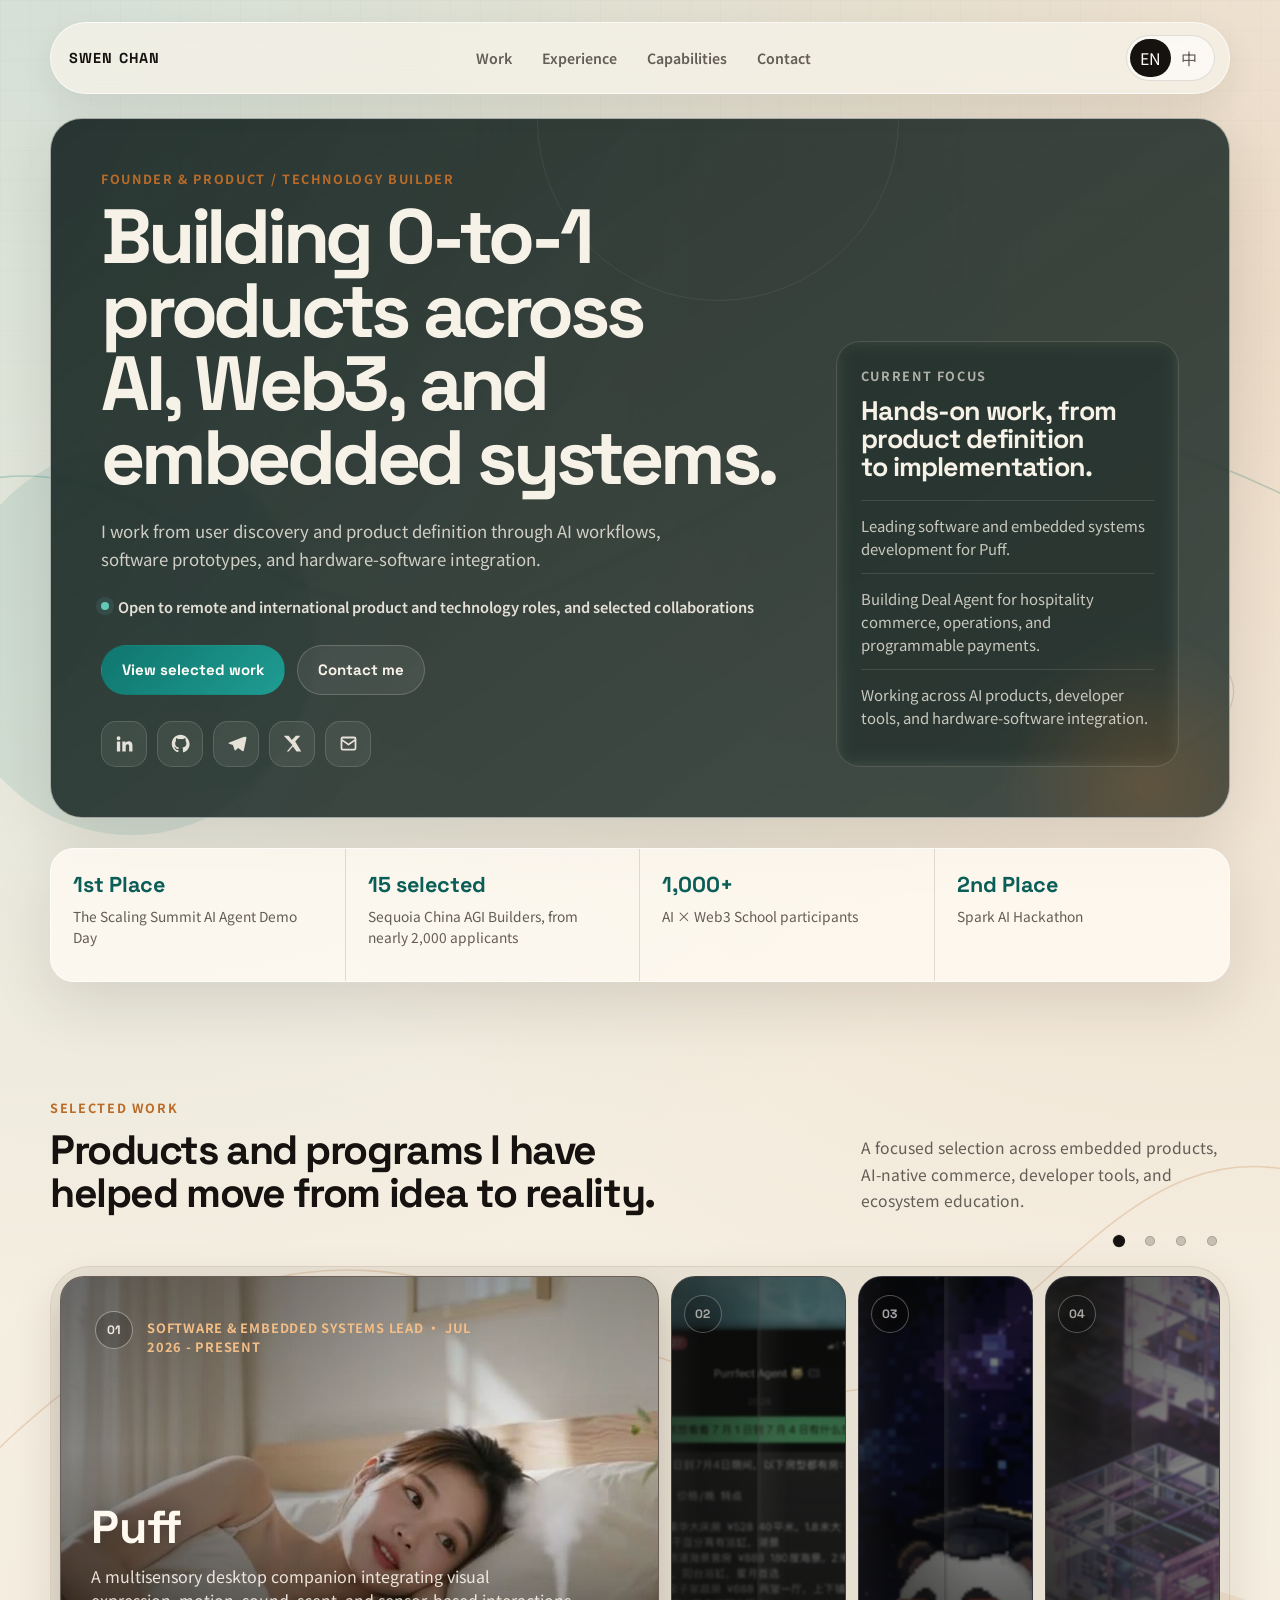
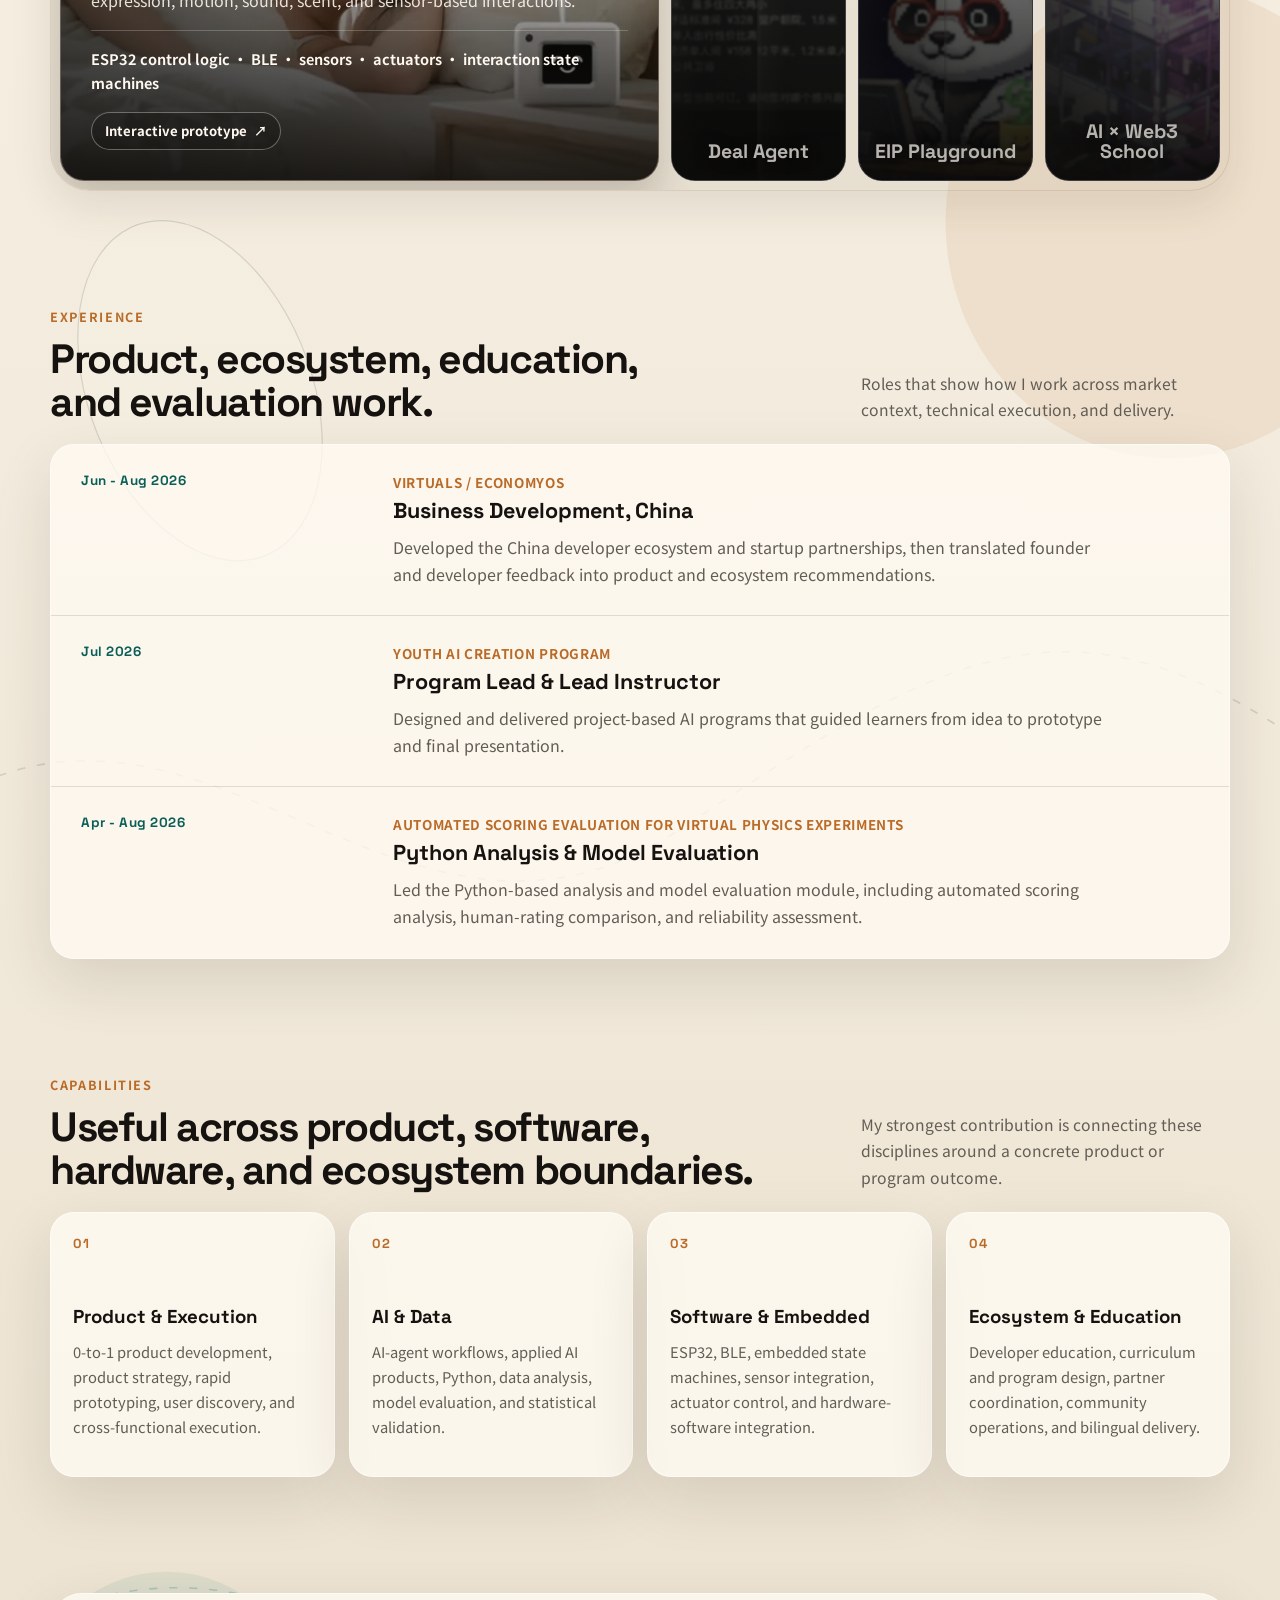
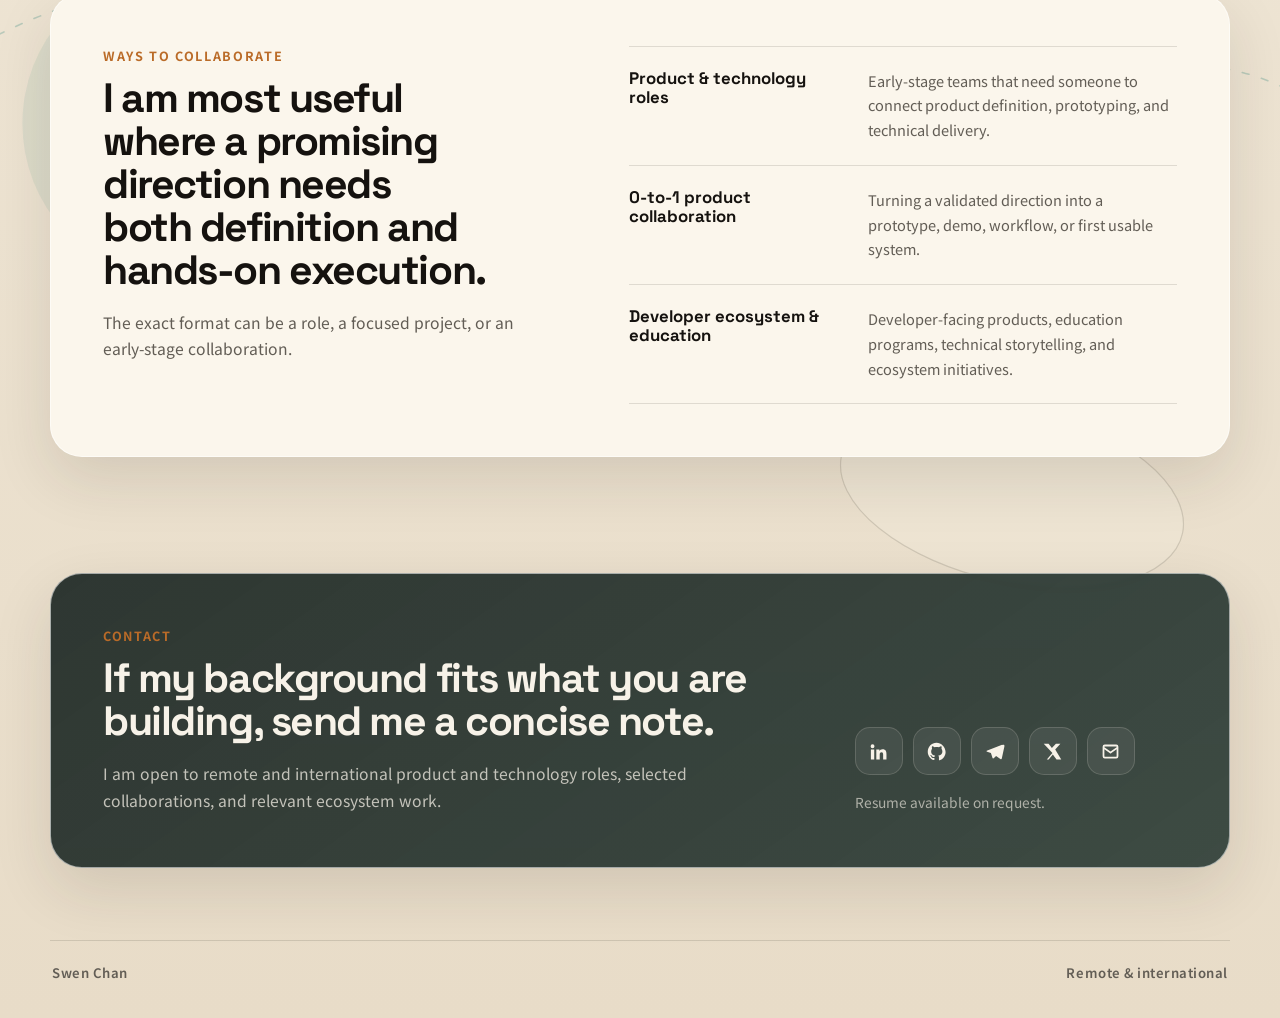
<file: index.html>
<!doctype html>
<html lang="en">
  <head>
    <meta charset="UTF-8" />
    <meta name="viewport" content="width=device-width, initial-scale=1.0" />
    <meta
      name="description"
      content="Swen Chan is a founder and product and technology builder creating 0-to-1 AI products, developer tools, and embedded systems."
    />
    <meta name="author" content="Swen Chan" />
    <meta name="theme-color" content="#121d1a" />
    <link rel="canonical" href="https://swen-chan.github.io/PersonalPage/" />
    <link rel="alternate" hreflang="en" href="https://swen-chan.github.io/PersonalPage/" />
    <link rel="alternate" hreflang="zh-Hans" href="https://swen-chan.github.io/PersonalPage/zh/" />
    <link rel="alternate" hreflang="x-default" href="https://swen-chan.github.io/PersonalPage/" />

    <meta property="og:title" content="Swen Chan | AI Product &amp; Embedded Systems Builder" />
    <meta
      property="og:description"
      content="Founder and hands-on product and technology builder working across AI, Web3, developer tools, and embedded systems."
    />
    <meta property="og:type" content="profile" />
    <meta property="og:url" content="https://swen-chan.github.io/PersonalPage/" />
    <meta property="og:site_name" content="Swen Chan" />
    <meta property="og:locale" content="en_US" />
    <meta property="og:locale:alternate" content="zh_CN" />
    <meta property="profile:first_name" content="Swen" />
    <meta property="profile:last_name" content="Chan" />
    <meta
      property="og:image"
      content="https://swen-chan.github.io/PersonalPage/assets/social/swen-chan-og.png"
    />
    <meta property="og:image:type" content="image/png" />
    <meta property="og:image:width" content="1200" />
    <meta property="og:image:height" content="630" />
    <meta
      property="og:image:alt"
      content="Swen Chan — founder and product and technology builder across AI products, developer tools, and embedded systems."
    />
    <meta name="twitter:card" content="summary_large_image" />
    <meta name="twitter:creator" content="@SwenChan" />
    <meta name="twitter:title" content="Swen Chan | AI Product &amp; Embedded Systems Builder" />
    <meta
      name="twitter:description"
      content="Building 0-to-1 products across AI, Web3, and embedded systems."
    />
    <meta
      name="twitter:image"
      content="https://swen-chan.github.io/PersonalPage/assets/social/swen-chan-og.png"
    />
    <meta
      name="twitter:image:alt"
      content="Swen Chan — founder and product and technology builder across AI products, developer tools, and embedded systems."
    />

    <title>Swen Chan | AI Product &amp; Embedded Systems Builder</title>
    <link rel="icon" href="favicon.svg" type="image/svg+xml" />
    <link rel="preconnect" href="https://fonts.googleapis.com" />
    <link rel="preconnect" href="https://fonts.gstatic.com" crossorigin />
    <link
      href="https://fonts.googleapis.com/css2?family=Noto+Sans+SC:wght@400;500;600;700&amp;family=Space+Grotesk:wght@400;500;600;700&amp;display=swap"
      rel="stylesheet"
    />
    <link rel="stylesheet" href="styles.css?v=20260912e" />

    <script type="application/ld+json">
      {
        "@context": "https://schema.org",
        "@graph": [
          {
            "@type": "ProfilePage",
            "@id": "https://swen-chan.github.io/PersonalPage/#profile-page",
            "url": "https://swen-chan.github.io/PersonalPage/",
            "name": "Swen Chan | AI Product & Embedded Systems Builder",
            "description": "Swen Chan is a founder and product and technology builder creating 0-to-1 AI products, developer tools, and embedded systems.",
            "inLanguage": "en",
            "mainEntity": {
              "@id": "https://swen-chan.github.io/PersonalPage/#swen-chan"
            }
          },
          {
            "@type": "Person",
            "@id": "https://swen-chan.github.io/PersonalPage/#swen-chan",
            "name": "Swen Chan",
            "url": "https://swen-chan.github.io/PersonalPage/",
            "description": "Swen Chan is a founder and product and technology builder creating 0-to-1 AI products, developer tools, and embedded systems.",
            "jobTitle": "Founder and Product / Technology Builder",
            "sameAs": [
              "https://www.linkedin.com/in/swenchan",
              "https://github.com/swen-chan",
              "https://x.com/SwenChan"
            ],
            "knowsAbout": [
              "0-to-1 product development",
              "AI agent workflows",
              "AI products",
              "Web3 developer tools",
              "Embedded systems",
              "ESP32",
              "Bluetooth Low Energy",
              "Hardware-software integration"
            ]
          }
        ]
      }
    </script>
  </head>
  <body>
    <a class="skip-link" href="#main">Skip to content</a>
    <div class="page-noise" aria-hidden="true"></div>
    <div class="signal-atlas" aria-hidden="true">
      <svg viewBox="0 0 1600 5000" preserveAspectRatio="none" focusable="false">
        <circle class="atlas-glow atlas-glow-teal" cx="164" cy="760" r="230"></circle>
        <circle class="atlas-glow atlas-glow-warm" cx="1462" cy="2160" r="280"></circle>
        <circle class="atlas-glow atlas-glow-teal atlas-glow-small" cx="208" cy="3940" r="180"></circle>

        <path class="atlas-path atlas-path-teal" d="M-130 610 C190 430 330 850 710 690 S1240 380 1730 650"></path>
        <path class="atlas-path atlas-path-warm" d="M1705 1420 C1390 1260 1300 1670 1010 1650 S490 1370 150 1600 S-60 1900 -180 1810"></path>
        <path class="atlas-path atlas-path-ink atlas-path-dashed" d="M-90 2860 C250 2640 500 3100 850 2880 S1350 2570 1690 2820"></path>
        <path class="atlas-path atlas-path-teal atlas-path-dashed" d="M1630 3910 C1320 3740 1110 4200 760 4010 S260 3660 -120 3900"></path>

        <g class="atlas-orbit atlas-drift-one">
          <ellipse cx="1370" cy="820" rx="172" ry="82"></ellipse>
        </g>
        <g class="atlas-orbit atlas-drift-two">
          <ellipse cx="250" cy="2360" rx="138" ry="212" transform="rotate(-24 250 2360)"></ellipse>
        </g>
        <g class="atlas-orbit atlas-drift-three">
          <ellipse cx="1265" cy="4380" rx="218" ry="104" transform="rotate(12 1265 4380)"></ellipse>
        </g>
      </svg>
    </div>

    <div class="site-shell" id="top">
      <header class="topbar">
        <a class="brand" href="#top" id="brandName">Swen Chan</a>
        <nav class="site-nav" aria-label="Primary navigation">
          <a href="#work" id="navWork">Work</a>
          <a href="#experience" id="navExperience">Experience</a>
          <a href="#capabilities" id="navCapabilities">Capabilities</a>
          <a href="#contact" id="navContact">Contact</a>
        </nav>
        <div class="topbar-actions">
          <div class="lang-switch" aria-label="Language switch">
            <a class="lang-button is-active" href="./" hreflang="en" lang="en" data-lang-toggle="en" aria-current="page">EN</a>
            <a class="lang-button" href="zh/" hreflang="zh-Hans" lang="zh-Hans" data-lang-toggle="zh">中</a>
          </div>
        </div>
      </header>

      <main id="main">
        <section class="hero panel" aria-labelledby="heroTitle">
          <div class="hero-copy">
            <p class="eyebrow" id="heroKicker">Founder &amp; Product / Technology Builder</p>
            <h1 id="heroTitle">Building 0-to-1 products across AI, Web3, and embedded systems.</h1>
            <p class="lead" id="heroIntro">
              I work from user discovery and product definition through AI workflows, software prototypes, and hardware-software integration.
            </p>
            <p class="availability" id="availabilityBadge">
              Open to remote and international product and technology roles, and selected collaborations
            </p>
            <div class="cta-row">
              <a class="button" id="primaryCta" href="#work">View selected work</a>
              <a class="button button-ghost" id="secondaryCta" href="#contact">Contact me</a>
            </div>
            <ul class="link-pills" id="quickLinks" aria-label="Profile links">
              <li><a class="text-pill" href="https://www.linkedin.com/in/swenchan" target="_blank" rel="noopener noreferrer">LinkedIn</a></li>
              <li><a class="text-pill" href="https://github.com/swen-chan" target="_blank" rel="noopener noreferrer">GitHub</a></li>
              <li><a class="text-pill" href="https://t.me/redemptionandy" target="_blank" rel="noopener noreferrer">Telegram</a></li>
              <li><a class="text-pill" href="https://x.com/SwenChan" target="_blank" rel="noopener noreferrer">X</a></li>
              <li><a class="text-pill" href="mailto:swenchan96@gmail.com">Email</a></li>
            </ul>
          </div>

          <aside class="hero-card" aria-labelledby="heroCardTitle">
            <p class="eyebrow eyebrow-soft" id="heroCardLabel">Current focus</p>
            <h2 id="heroCardTitle">Hands-on work, from product definition to implementation.</h2>
            <ul class="hero-card-list" id="heroCardList">
              <li>Leading software and embedded systems development for Puff.</li>
              <li>Building Deal Agent for hospitality commerce, operations, and programmable payments.</li>
              <li>Working across AI products, developer tools, and hardware-software integration.</li>
            </ul>
          </aside>
        </section>

        <section class="signal-strip" id="signalStrip" aria-label="Selected outcomes">
          <article class="signal-item"><strong>1st Place</strong><span>The Scaling Summit AI Agent Demo Day</span></article>
          <article class="signal-item"><strong>15 selected</strong><span>Sequoia China AGI Builders, from nearly 2,000 applicants</span></article>
          <article class="signal-item"><strong>1,000+</strong><span>AI × Web3 School participants</span></article>
          <article class="signal-item"><strong>2nd Place</strong><span>Spark AI Hackathon</span></article>
        </section>

        <section class="section" id="work" aria-labelledby="workTitle">
          <div class="section-heading section-heading-split">
            <div><p class="eyebrow" id="workEyebrow">Selected work</p><h2 id="workTitle">Products and programs I have helped move from idea to reality.</h2></div>
            <p class="section-intro" id="workIntro">A focused selection across embedded products, AI-native commerce, developer tools, and ecosystem education.</p>
          </div>
          <div class="project-stage-nav" id="projectStageNav" aria-label="Choose a project">
            <button class="project-nav-dot is-active" type="button" data-project-target="puff" aria-label="Show Puff" aria-current="true"><span class="sr-only">Puff</span></button>
            <button class="project-nav-dot" type="button" data-project-target="deal-agent" aria-label="Show Deal Agent"><span class="sr-only">Deal Agent</span></button>
            <button class="project-nav-dot" type="button" data-project-target="eip-playground" aria-label="Show EIP Playground"><span class="sr-only">EIP Playground</span></button>
            <button class="project-nav-dot" type="button" data-project-target="ai-web3-school" aria-label="Show AI Web3 School"><span class="sr-only">AI × Web3 School</span></button>
          </div>
          <div class="project-grid" id="projectGrid">
            <article class="project-card project-card-featured is-active" data-project="puff" tabindex="0" aria-expanded="true"><figure class="project-media"><img src="assets/puff/puff-card.jpg?v=20260912b" alt="Puff multisensory desktop companion in use" loading="lazy" decoding="async"><video class="project-media-video" data-src="assets/puff/puff-preview.mp4?v=20260912" data-start="5.5" poster="assets/puff/puff-card.jpg?v=20260912b" preload="none" muted loop playsinline aria-hidden="true"></video></figure><span class="project-door project-door-left" aria-hidden="true"></span><span class="project-door project-door-right" aria-hidden="true"></span><div class="project-card-shell"><div class="project-card-meta"><span class="project-number">01</span><p class="project-role">Software &amp; Embedded Systems Lead · Jul 2026 - Present</p></div><h3>Puff</h3><div class="project-card-content" aria-hidden="false"><p>A multisensory desktop companion integrating visual expression, motion, sound, scent, and sensor-based interactions.</p><p class="project-detail">ESP32 control logic · BLE · sensors · actuators · interaction state machines</p><div class="project-actions"><a class="project-link" href="https://aicamp1-d6g1f3rcgd07aff06-1450652232.tcloudbaseapp.com/puff/" target="_blank" rel="noopener noreferrer">Interactive prototype</a></div></div></div></article>
            <article class="project-card" data-project="deal-agent" tabindex="0" aria-expanded="false"><figure class="project-media"><img src="assets/projects/deal-agent.jpg?v=20260912b" alt="Deal Agent conversational hotel booking demo" loading="lazy" decoding="async"></figure><span class="project-door project-door-left" aria-hidden="true"></span><span class="project-door project-door-right" aria-hidden="true"></span><div class="project-card-shell"><div class="project-card-meta"><span class="project-number">02</span><p class="project-role">Founder · Mar 2026 - Present</p></div><h3>Deal Agent</h3><div class="project-card-content" aria-hidden="true"><p>An AI-native commerce and operations product for hospitality, connecting inventory workflows with programmable payments.</p><p class="project-detail">1st Place at The Scaling Summit AI Agent Demo Day; selected for Sequoia China’s inaugural AGI Builders program as one of 15 from nearly 2,000 global applicants.</p><div class="project-actions"><a class="project-link" href="https://x.com/DealAgentX" target="_blank" rel="noopener noreferrer">Project on X</a><a class="project-link" href="https://youtu.be/gT6-i7709qg?si=DhPN-qFMMHsZE-E1" target="_blank" rel="noopener noreferrer">Demo video</a><a class="project-link" href="https://x.com/SwenChan/status/2046253680199098439?s=20" target="_blank" rel="noopener noreferrer">Award record</a></div></div></div></article>
            <article class="project-card" data-project="eip-playground" tabindex="0" aria-expanded="false"><figure class="project-media"><img src="assets/projects/eip-playground.jpg?v=20260912b" alt="EIP Playground pixel-art learning environment and panda tutor" loading="lazy" decoding="async"></figure><span class="project-door project-door-left" aria-hidden="true"></span><span class="project-door project-door-right" aria-hidden="true"></span><div class="project-card-shell"><div class="project-card-meta"><span class="project-number">03</span><p class="project-role">Founder · Backend &amp; AI Agent Development · Feb - Apr 2026</p></div><h3>EIP Playground</h3><div class="project-card-content" aria-hidden="true"><p>An interactive developer tool for exploring Ethereum Improvement Proposals.</p><p class="project-detail">2nd Place at the Spark AI Hackathon.</p><div class="project-actions"><a class="project-link" href="https://github.com/EIP-Playground/EIP-Playground" target="_blank" rel="noopener noreferrer">GitHub</a></div></div></div></article>
            <article class="project-card" data-project="ai-web3-school" tabindex="0" aria-expanded="false"><figure class="project-media"><img src="assets/projects/ai-web3-school.jpg?v=20260912b" alt="AI Web3 School official digital-cube hero artwork" loading="lazy" decoding="async"></figure><span class="project-door project-door-left" aria-hidden="true"></span><span class="project-door project-door-right" aria-hidden="true"></span><div class="project-card-shell"><div class="project-card-meta"><span class="project-number">04</span><p class="project-role">Co-Founder &amp; TA · Mar - Jun 2026</p></div><h3>AI × Web3 School</h3><div class="project-card-content" aria-hidden="true"><p>A global developer education initiative connecting curriculum, instructors, ecosystem partners, community operations, and a multi-week hackathon.</p><p class="project-detail">Reached 1,000+ participants.</p><div class="project-actions"><a class="project-link" href="https://aiweb3.school" target="_blank" rel="noopener noreferrer">Website</a><a class="project-link" href="https://x.com/aiweb3school" target="_blank" rel="noopener noreferrer">Project on X</a></div></div></div></article>
          </div>
        </section>

        <section class="section" id="experience" aria-labelledby="experienceTitle">
          <div class="section-heading section-heading-split">
            <div><p class="eyebrow" id="experienceEyebrow">Experience</p><h2 id="experienceTitle">Product, ecosystem, education, and evaluation work.</h2></div>
            <p class="section-intro" id="experienceIntro">Roles that show how I work across market context, technical execution, and delivery.</p>
          </div>
          <div class="timeline" id="experienceList">
            <article class="timeline-item"><p class="timeline-date">Jun - Aug 2026</p><div><p class="timeline-org">Virtuals / EconomyOS</p><h3>Business Development, China</h3><p>Developed the China developer ecosystem and startup partnerships, then translated founder and developer feedback into product and ecosystem recommendations.</p></div></article>
            <article class="timeline-item"><p class="timeline-date">Jul 2026</p><div><p class="timeline-org">Youth AI Creation Program</p><h3>Program Lead &amp; Lead Instructor</h3><p>Designed and delivered project-based AI programs that guided learners from idea to prototype and final presentation.</p></div></article>
            <article class="timeline-item"><p class="timeline-date">Apr - Aug 2026</p><div><p class="timeline-org">Automated Scoring Evaluation for Virtual Physics Experiments</p><h3>Python Analysis &amp; Model Evaluation</h3><p>Led the Python-based analysis and model evaluation module, including automated scoring analysis, human-rating comparison, and reliability assessment.</p></div></article>
          </div>
        </section>

        <section class="section" id="capabilities" aria-labelledby="capabilitiesTitle">
          <div class="section-heading section-heading-split">
            <div><p class="eyebrow" id="capabilitiesEyebrow">Capabilities</p><h2 id="capabilitiesTitle">Useful across product, software, hardware, and ecosystem boundaries.</h2></div>
            <p class="section-intro" id="capabilitiesIntro">My strongest contribution is connecting these disciplines around a concrete product or program outcome.</p>
          </div>
          <div class="capability-grid" id="capabilityGrid">
            <article class="capability-card"><p class="capability-index">01</p><h3>Product &amp; Execution</h3><p>0-to-1 product development, product strategy, rapid prototyping, user discovery, and cross-functional execution.</p></article>
            <article class="capability-card"><p class="capability-index">02</p><h3>AI &amp; Data</h3><p>AI-agent workflows, applied AI products, Python, data analysis, model evaluation, and statistical validation.</p></article>
            <article class="capability-card"><p class="capability-index">03</p><h3>Software &amp; Embedded</h3><p>ESP32, BLE, embedded state machines, sensor integration, actuator control, and hardware-software integration.</p></article>
            <article class="capability-card"><p class="capability-index">04</p><h3>Ecosystem &amp; Education</h3><p>Developer education, curriculum and program design, partner coordination, community operations, and bilingual delivery.</p></article>
          </div>
        </section>

        <section class="section" id="collaboration" aria-labelledby="collaborationTitle">
          <article class="collaboration-panel panel">
            <div class="collaboration-copy"><p class="eyebrow" id="collaborationEyebrow">Ways to collaborate</p><h2 id="collaborationTitle">I am most useful where a promising direction needs both definition and hands-on execution.</h2><p class="section-intro" id="collaborationIntro">The exact format can be a role, a focused project, or an early-stage collaboration.</p></div>
            <div class="collaboration-list" id="collaborationList">
              <article><h3>Product &amp; technology roles</h3><p>Early-stage teams that need someone to connect product definition, prototyping, and technical delivery.</p></article>
              <article><h3>0-to-1 product collaboration</h3><p>Turning a validated direction into a prototype, demo, workflow, or first usable system.</p></article>
              <article><h3>Developer ecosystem &amp; education</h3><p>Developer-facing products, education programs, technical storytelling, and ecosystem initiatives.</p></article>
            </div>
          </article>
        </section>

        <section class="section" id="contact" aria-labelledby="contactTitle">
          <article class="contact-card panel">
            <div><p class="eyebrow" id="contactEyebrow">Contact</p><h2 id="contactTitle">If my background fits what you are building, send me a concise note.</h2><p class="section-intro" id="contactIntro">I am open to remote and international product and technology roles, selected collaborations, and relevant ecosystem work.</p></div>
            <div class="contact-side"><div class="contact-actions" id="contactActions"><a href="https://www.linkedin.com/in/swenchan" target="_blank" rel="noopener noreferrer">LinkedIn</a><a href="https://github.com/swen-chan" target="_blank" rel="noopener noreferrer">GitHub</a><a href="https://t.me/redemptionandy" target="_blank" rel="noopener noreferrer">Telegram</a><a href="https://x.com/SwenChan" target="_blank" rel="noopener noreferrer">X</a><a href="mailto:swenchan96@gmail.com">Email</a></div><p class="contact-note" id="contactNote">Resume available on request.</p></div>
          </article>
        </section>
      </main>

      <footer class="site-footer"><span id="footerName">Swen Chan</span><span id="footerAvailability">Remote &amp; international</span></footer>
    </div>

    <script src="app.js?v=20260924"></script>
  </body>
</html>
</file>
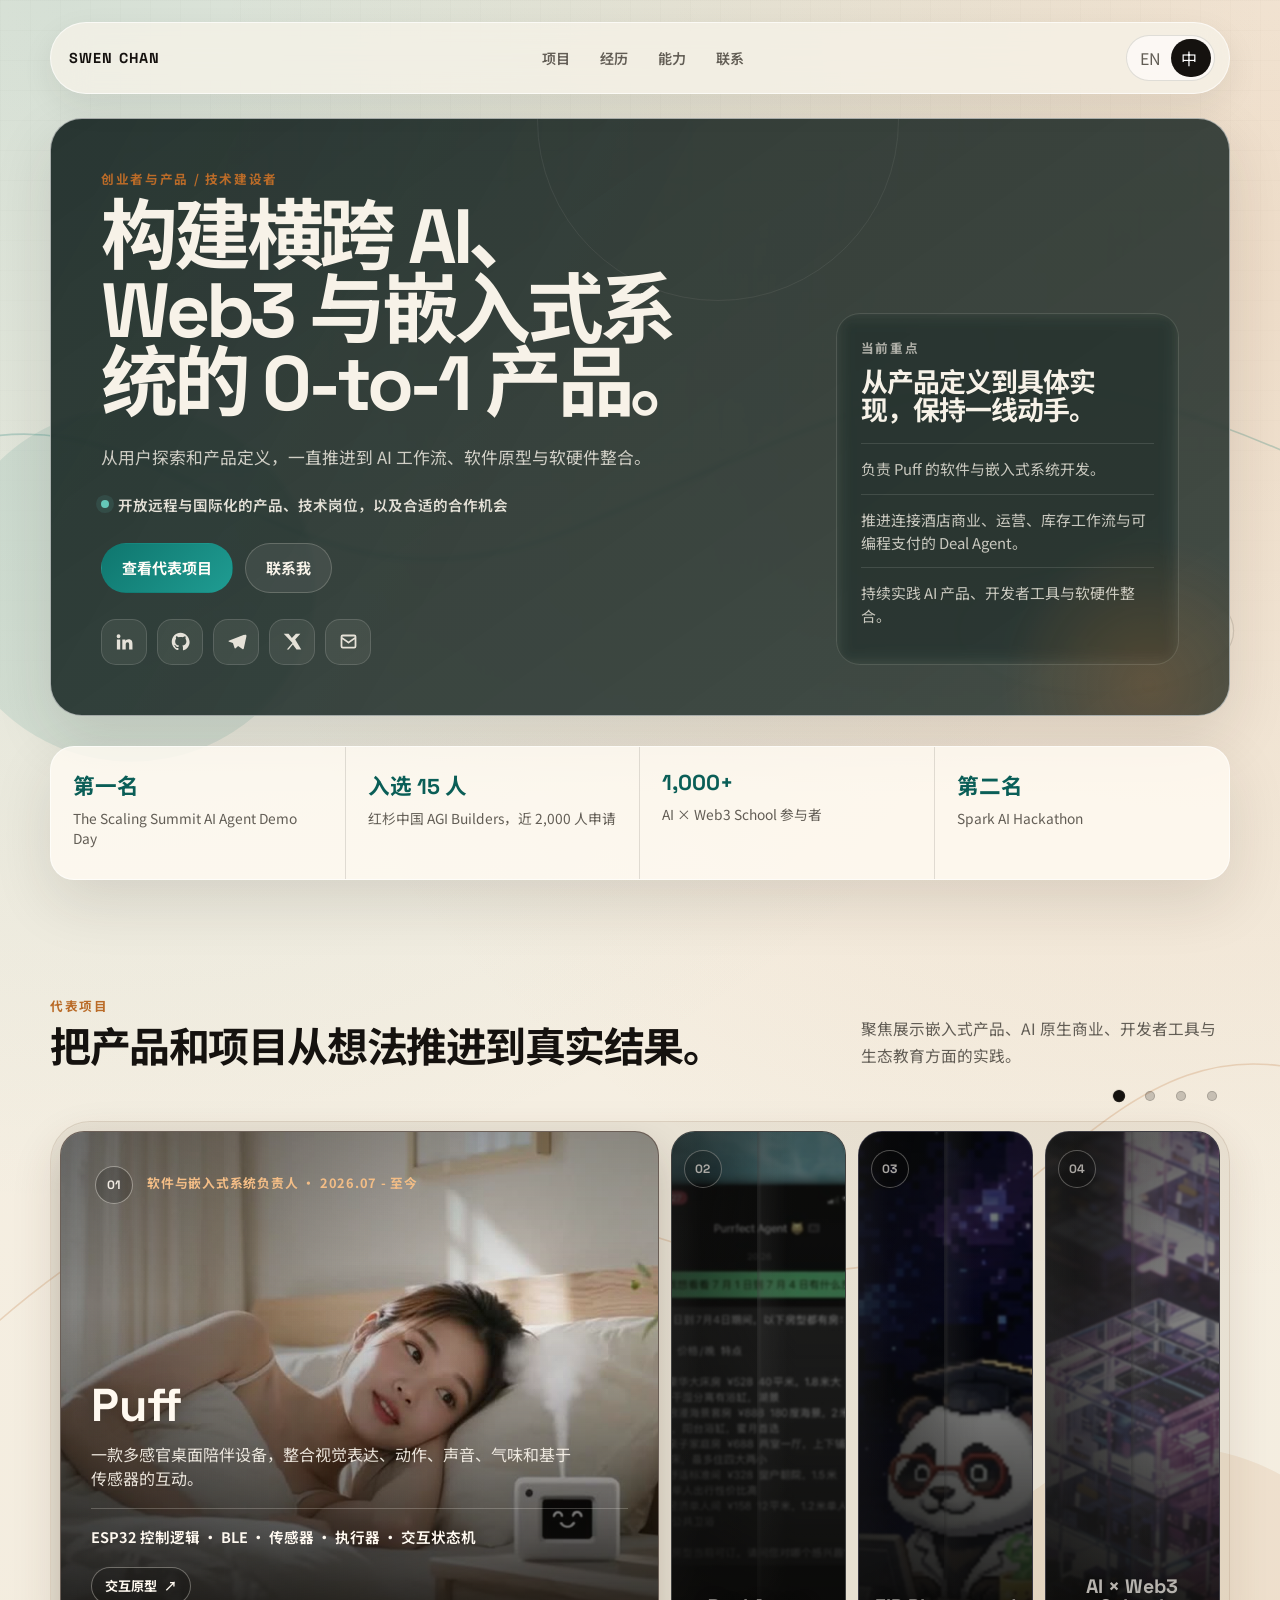
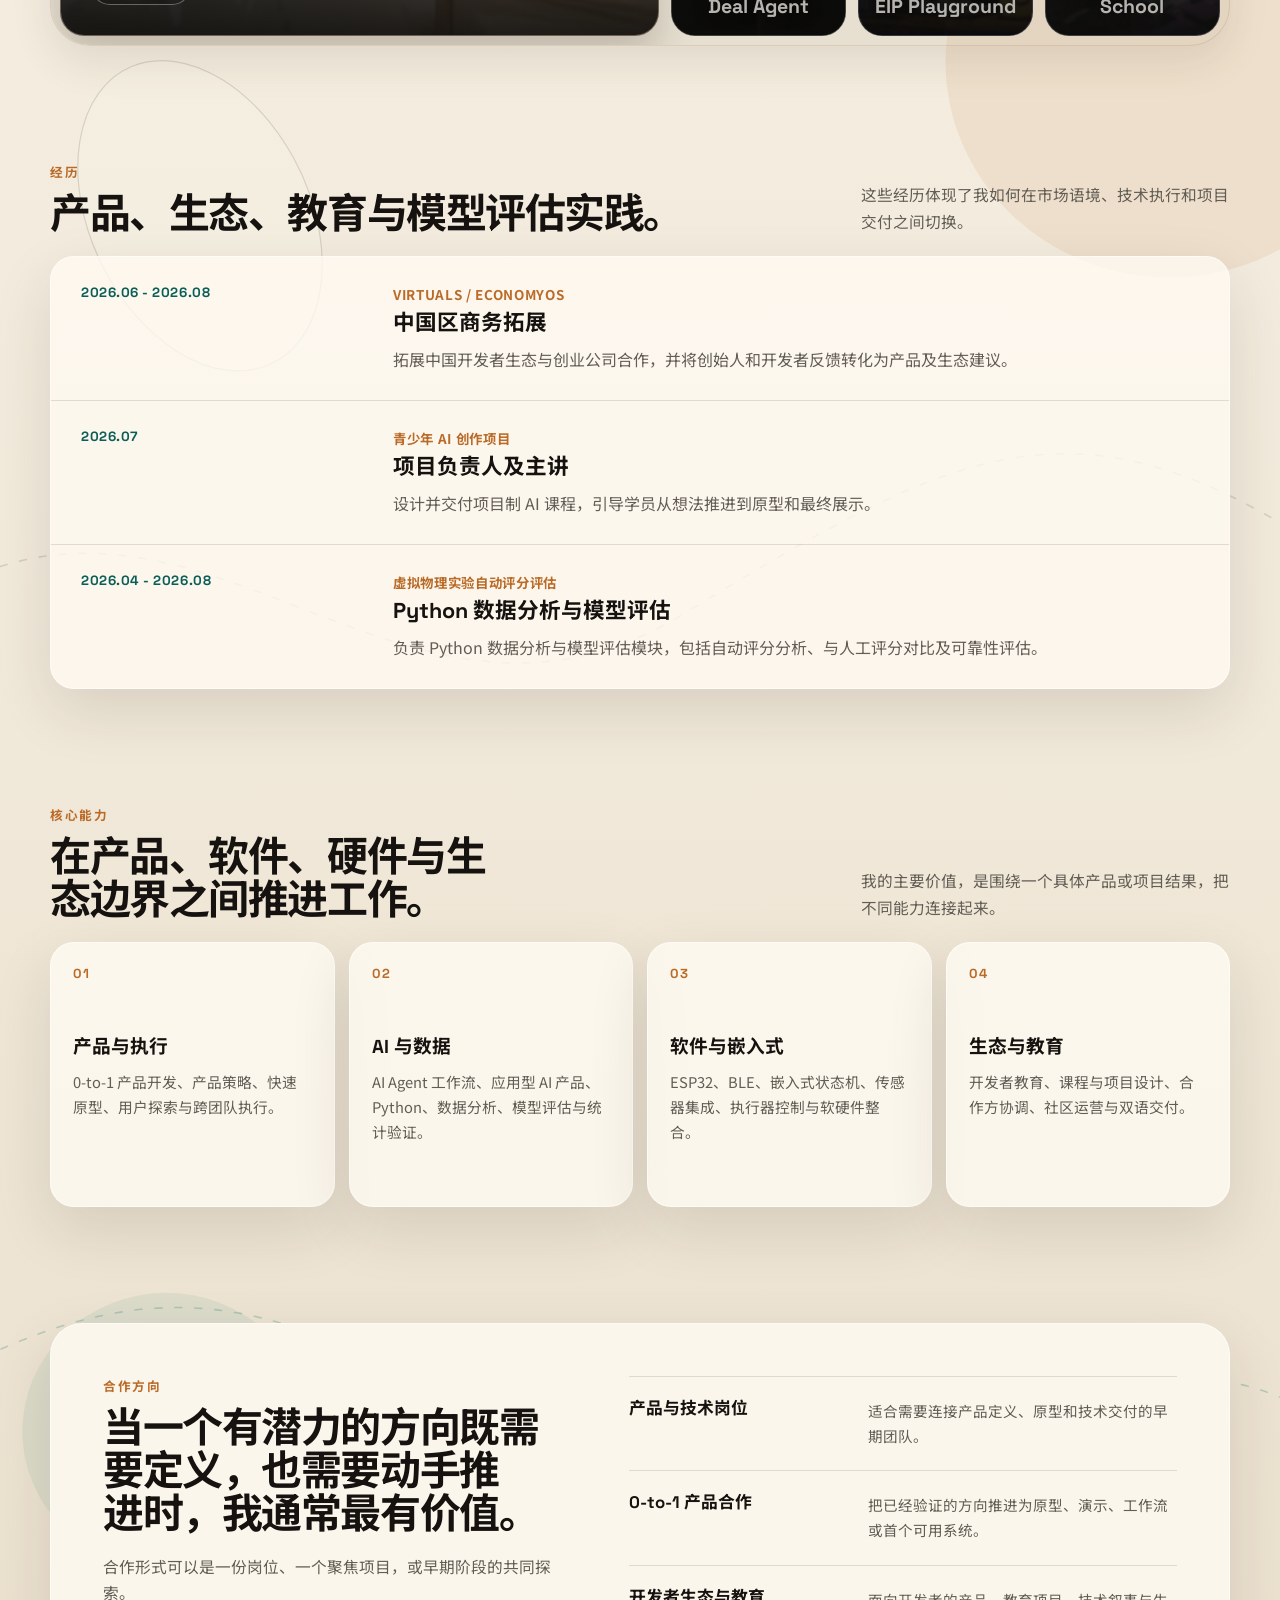
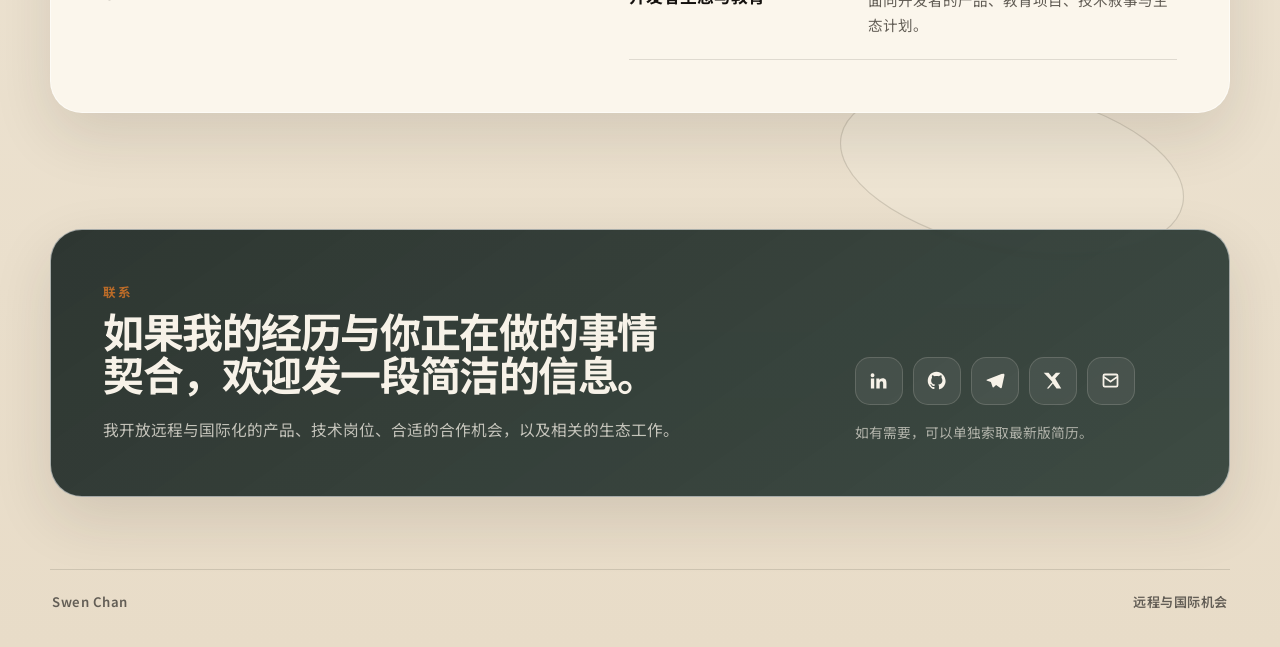
<file: zh/index.html>
<!doctype html>
<html lang="zh-Hans">
  <head>
    <meta charset="UTF-8" />
    <meta name="viewport" content="width=device-width, initial-scale=1.0" />
    <meta
      name="description"
      content="Swen Chan 是创业者与产品技术建设者，专注从 0 到 1 推进 AI 产品、开发者工具与嵌入式系统。"
    />
    <meta name="author" content="Swen Chan" />
    <meta name="theme-color" content="#121d1a" />
    <link rel="canonical" href="https://swen-chan.github.io/PersonalPage/zh/" />
    <link rel="alternate" hreflang="en" href="https://swen-chan.github.io/PersonalPage/" />
    <link rel="alternate" hreflang="zh-Hans" href="https://swen-chan.github.io/PersonalPage/zh/" />
    <link rel="alternate" hreflang="x-default" href="https://swen-chan.github.io/PersonalPage/" />

    <meta property="og:title" content="Swen Chan | AI 产品与嵌入式系统建设者" />
    <meta
      property="og:description"
      content="创业者与一线产品技术建设者，实践方向横跨 AI、Web3、开发者工具与嵌入式系统。"
    />
    <meta property="og:type" content="profile" />
    <meta property="og:url" content="https://swen-chan.github.io/PersonalPage/zh/" />
    <meta property="og:site_name" content="Swen Chan" />
    <meta property="og:locale" content="zh_CN" />
    <meta property="og:locale:alternate" content="en_US" />
    <meta property="profile:first_name" content="Swen" />
    <meta property="profile:last_name" content="Chan" />
    <meta
      property="og:image"
      content="https://swen-chan.github.io/PersonalPage/assets/social/swen-chan-og.png"
    />
    <meta property="og:image:type" content="image/png" />
    <meta property="og:image:width" content="1200" />
    <meta property="og:image:height" content="630" />
    <meta
      property="og:image:alt"
      content="Swen Chan — 专注 AI 产品、开发者工具与嵌入式系统的创业者及产品技术建设者。"
    />
    <meta name="twitter:card" content="summary_large_image" />
    <meta name="twitter:creator" content="@SwenChan" />
    <meta name="twitter:title" content="Swen Chan | AI 产品与嵌入式系统建设者" />
    <meta
      name="twitter:description"
      content="构建横跨 AI、Web3 与嵌入式系统的 0-to-1 产品。"
    />
    <meta
      name="twitter:image"
      content="https://swen-chan.github.io/PersonalPage/assets/social/swen-chan-og.png"
    />
    <meta
      name="twitter:image:alt"
      content="Swen Chan — 专注 AI 产品、开发者工具与嵌入式系统的创业者及产品技术建设者。"
    />

    <title>Swen Chan | AI 产品与嵌入式系统建设者</title>
    <link rel="icon" href="../favicon.svg" type="image/svg+xml" />
    <link rel="preconnect" href="https://fonts.googleapis.com" />
    <link rel="preconnect" href="https://fonts.gstatic.com" crossorigin />
    <link
      href="https://fonts.googleapis.com/css2?family=Noto+Sans+SC:wght@400;500;600;700&amp;family=Space+Grotesk:wght@400;500;600;700&amp;display=swap"
      rel="stylesheet"
    />
    <link rel="stylesheet" href="../styles.css?v=20260912e" />

    <script type="application/ld+json">
      {
        "@context": "https://schema.org",
        "@graph": [
          {
            "@type": "ProfilePage",
            "@id": "https://swen-chan.github.io/PersonalPage/zh/#profile-page",
            "url": "https://swen-chan.github.io/PersonalPage/zh/",
            "name": "Swen Chan | AI 产品与嵌入式系统建设者",
            "description": "Swen Chan 是创业者与产品技术建设者，专注从 0 到 1 推进 AI 产品、开发者工具与嵌入式系统。",
            "inLanguage": "zh-Hans",
            "mainEntity": {
              "@id": "https://swen-chan.github.io/PersonalPage/#swen-chan"
            }
          },
          {
            "@type": "Person",
            "@id": "https://swen-chan.github.io/PersonalPage/#swen-chan",
            "name": "Swen Chan",
            "url": "https://swen-chan.github.io/PersonalPage/",
            "description": "Swen Chan 是创业者与产品技术建设者，专注从 0 到 1 推进 AI 产品、开发者工具与嵌入式系统。",
            "jobTitle": "创业者与产品 / 技术建设者",
            "sameAs": [
              "https://www.linkedin.com/in/swenchan",
              "https://github.com/swen-chan",
              "https://x.com/SwenChan"
            ],
            "knowsAbout": [
              "0-to-1 产品开发",
              "AI Agent 工作流",
              "AI 产品",
              "Web3 开发者工具",
              "嵌入式系统",
              "ESP32",
              "低功耗蓝牙",
              "软硬件整合"
            ]
          }
        ]
      }
    </script>
  </head>
  <body>
    <a class="skip-link" href="#main">跳至主要内容</a>
    <div class="page-noise" aria-hidden="true"></div>
    <div class="signal-atlas" aria-hidden="true">
      <svg viewBox="0 0 1600 5000" preserveAspectRatio="none" focusable="false">
        <circle class="atlas-glow atlas-glow-teal" cx="164" cy="760" r="230"></circle>
        <circle class="atlas-glow atlas-glow-warm" cx="1462" cy="2160" r="280"></circle>
        <circle class="atlas-glow atlas-glow-teal atlas-glow-small" cx="208" cy="3940" r="180"></circle>

        <path class="atlas-path atlas-path-teal" d="M-130 610 C190 430 330 850 710 690 S1240 380 1730 650"></path>
        <path class="atlas-path atlas-path-warm" d="M1705 1420 C1390 1260 1300 1670 1010 1650 S490 1370 150 1600 S-60 1900 -180 1810"></path>
        <path class="atlas-path atlas-path-ink atlas-path-dashed" d="M-90 2860 C250 2640 500 3100 850 2880 S1350 2570 1690 2820"></path>
        <path class="atlas-path atlas-path-teal atlas-path-dashed" d="M1630 3910 C1320 3740 1110 4200 760 4010 S260 3660 -120 3900"></path>

        <g class="atlas-orbit atlas-drift-one">
          <ellipse cx="1370" cy="820" rx="172" ry="82"></ellipse>
        </g>
        <g class="atlas-orbit atlas-drift-two">
          <ellipse cx="250" cy="2360" rx="138" ry="212" transform="rotate(-24 250 2360)"></ellipse>
        </g>
        <g class="atlas-orbit atlas-drift-three">
          <ellipse cx="1265" cy="4380" rx="218" ry="104" transform="rotate(12 1265 4380)"></ellipse>
        </g>
      </svg>
    </div>

    <div class="site-shell" id="top">
      <header class="topbar">
        <a class="brand" href="#top" id="brandName">Swen Chan</a>
        <nav class="site-nav" aria-label="主导航">
          <a href="#work" id="navWork">项目</a>
          <a href="#experience" id="navExperience">经历</a>
          <a href="#capabilities" id="navCapabilities">能力</a>
          <a href="#contact" id="navContact">联系</a>
        </nav>
        <div class="topbar-actions">
          <div class="lang-switch" aria-label="语言切换">
            <a class="lang-button" href="../" hreflang="en" lang="en" data-lang-toggle="en">EN</a>
            <a class="lang-button is-active" href="./" hreflang="zh-Hans" lang="zh-Hans" data-lang-toggle="zh" aria-current="page">中</a>
          </div>
        </div>
      </header>

      <main id="main">
        <section class="hero panel" aria-labelledby="heroTitle">
          <div class="hero-copy">
            <p class="eyebrow" id="heroKicker">创业者与产品 / 技术建设者</p>
            <h1 id="heroTitle">构建横跨 AI、Web3 与嵌入式系统的 0-to-1 产品。</h1>
            <p class="lead" id="heroIntro">
              从用户探索和产品定义，一直推进到 AI 工作流、软件原型与软硬件整合。
            </p>
            <p class="availability" id="availabilityBadge">
              开放远程与国际化的产品、技术岗位，以及合适的合作机会
            </p>
            <div class="cta-row">
              <a class="button" id="primaryCta" href="#work">查看代表项目</a>
              <a class="button button-ghost" id="secondaryCta" href="#contact">联系我</a>
            </div>
            <ul class="link-pills" id="quickLinks" aria-label="个人链接">
              <li><a class="text-pill" href="https://www.linkedin.com/in/swenchan" target="_blank" rel="noopener noreferrer">LinkedIn</a></li>
              <li><a class="text-pill" href="https://github.com/swen-chan" target="_blank" rel="noopener noreferrer">GitHub</a></li>
              <li><a class="text-pill" href="https://t.me/redemptionandy" target="_blank" rel="noopener noreferrer">Telegram</a></li>
              <li><a class="text-pill" href="https://x.com/SwenChan" target="_blank" rel="noopener noreferrer">X</a></li>
              <li><a class="text-pill" href="mailto:swenchan96@gmail.com">邮箱</a></li>
            </ul>
          </div>

          <aside class="hero-card" aria-labelledby="heroCardTitle">
            <p class="eyebrow eyebrow-soft" id="heroCardLabel">当前重点</p>
            <h2 id="heroCardTitle">从产品定义到具体实现，保持一线动手。</h2>
            <ul class="hero-card-list" id="heroCardList">
              <li>负责 Puff 的软件与嵌入式系统开发。</li>
              <li>推进连接酒店商业、运营、库存工作流与可编程支付的 Deal Agent。</li>
              <li>持续实践 AI 产品、开发者工具与软硬件整合。</li>
            </ul>
          </aside>
        </section>

        <section class="signal-strip" id="signalStrip" aria-label="代表成果">
          <article class="signal-item"><strong>第一名</strong><span>The Scaling Summit AI Agent Demo Day</span></article>
          <article class="signal-item"><strong>入选 15 人</strong><span>红杉中国 AGI Builders，近 2,000 人申请</span></article>
          <article class="signal-item"><strong>1,000+</strong><span>AI × Web3 School 参与者</span></article>
          <article class="signal-item"><strong>第二名</strong><span>Spark AI Hackathon</span></article>
        </section>

        <section class="section" id="work" aria-labelledby="workTitle">
          <div class="section-heading section-heading-split">
            <div><p class="eyebrow" id="workEyebrow">代表项目</p><h2 id="workTitle">把产品和项目从想法推进到真实结果。</h2></div>
            <p class="section-intro" id="workIntro">聚焦展示嵌入式产品、AI 原生商业、开发者工具与生态教育方面的实践。</p>
          </div>
          <div class="project-stage-nav" id="projectStageNav" aria-label="选择项目">
            <button class="project-nav-dot is-active" type="button" data-project-target="puff" aria-label="查看 Puff" aria-current="true"><span class="sr-only">Puff</span></button>
            <button class="project-nav-dot" type="button" data-project-target="deal-agent" aria-label="查看 Deal Agent"><span class="sr-only">Deal Agent</span></button>
            <button class="project-nav-dot" type="button" data-project-target="eip-playground" aria-label="查看 EIP Playground"><span class="sr-only">EIP Playground</span></button>
            <button class="project-nav-dot" type="button" data-project-target="ai-web3-school" aria-label="查看 AI Web3 School"><span class="sr-only">AI × Web3 School</span></button>
          </div>
          <div class="project-grid" id="projectGrid">
            <article class="project-card project-card-featured is-active" data-project="puff" tabindex="0" aria-expanded="true"><figure class="project-media"><img src="../assets/puff/puff-card.jpg?v=20260912b" alt="Puff 多感官桌面陪伴设备使用场景" loading="lazy" decoding="async"><video class="project-media-video" data-src="../assets/puff/puff-preview.mp4?v=20260912" data-start="5.5" poster="../assets/puff/puff-card.jpg?v=20260912b" preload="none" muted loop playsinline aria-hidden="true"></video></figure><span class="project-door project-door-left" aria-hidden="true"></span><span class="project-door project-door-right" aria-hidden="true"></span><div class="project-card-shell"><div class="project-card-meta"><span class="project-number">01</span><p class="project-role">软件与嵌入式系统负责人 · 2026.07 - 至今</p></div><h3>Puff</h3><div class="project-card-content" aria-hidden="false"><p>一款多感官桌面陪伴设备，整合视觉表达、动作、声音、气味和基于传感器的互动。</p><p class="project-detail">ESP32 控制逻辑 · BLE · 传感器 · 执行器 · 交互状态机</p><div class="project-actions"><a class="project-link" href="https://aicamp1-d6g1f3rcgd07aff06-1450652232.tcloudbaseapp.com/puff/" target="_blank" rel="noopener noreferrer">交互原型</a></div></div></div></article>
            <article class="project-card" data-project="deal-agent" tabindex="0" aria-expanded="false"><figure class="project-media"><img src="../assets/projects/deal-agent.jpg?v=20260912b" alt="Deal Agent 酒店预订对话式产品演示" loading="lazy" decoding="async"></figure><span class="project-door project-door-left" aria-hidden="true"></span><span class="project-door project-door-right" aria-hidden="true"></span><div class="project-card-shell"><div class="project-card-meta"><span class="project-number">02</span><p class="project-role">Founder · 2026.03 - 至今</p></div><h3>Deal Agent</h3><div class="project-card-content" aria-hidden="true"><p>面向酒店场景的 AI 原生商业与运营产品，连接库存工作流与可编程支付。</p><p class="project-detail">香港 The Scaling Summit AI Agent Demo Day 第一名；入选红杉中国首期 AGI Builders 项目，为近 2,000 名全球申请者中的 15 人之一。</p><div class="project-actions"><a class="project-link" href="https://x.com/DealAgentX" target="_blank" rel="noopener noreferrer">项目 X</a><a class="project-link" href="https://youtu.be/gT6-i7709qg?si=DhPN-qFMMHsZE-E1" target="_blank" rel="noopener noreferrer">演示视频</a><a class="project-link" href="https://x.com/SwenChan/status/2046253680199098439?s=20" target="_blank" rel="noopener noreferrer">获奖记录</a></div></div></div></article>
            <article class="project-card" data-project="eip-playground" tabindex="0" aria-expanded="false"><figure class="project-media"><img src="../assets/projects/eip-playground.jpg?v=20260912b" alt="EIP Playground 像素风学习环境与熊猫导师" loading="lazy" decoding="async"></figure><span class="project-door project-door-left" aria-hidden="true"></span><span class="project-door project-door-right" aria-hidden="true"></span><div class="project-card-shell"><div class="project-card-meta"><span class="project-number">03</span><p class="project-role">Founder · 后端与 AI Agent 开发 · 2026.02 - 2026.04</p></div><h3>EIP Playground</h3><div class="project-card-content" aria-hidden="true"><p>一个用于探索 Ethereum Improvement Proposals 的交互式开发者工具。</p><p class="project-detail">Spark AI Hackathon 第二名。</p><div class="project-actions"><a class="project-link" href="https://github.com/EIP-Playground/EIP-Playground" target="_blank" rel="noopener noreferrer">GitHub</a></div></div></div></article>
            <article class="project-card" data-project="ai-web3-school" tabindex="0" aria-expanded="false"><figure class="project-media"><img src="../assets/projects/ai-web3-school.jpg?v=20260912b" alt="AI Web3 School 官方数字立方体主视觉" loading="lazy" decoding="async"></figure><span class="project-door project-door-left" aria-hidden="true"></span><span class="project-door project-door-right" aria-hidden="true"></span><div class="project-card-shell"><div class="project-card-meta"><span class="project-number">04</span><p class="project-role">Co-Founder &amp; TA · 2026.03 - 2026.06</p></div><h3>AI × Web3 School</h3><div class="project-card-content" aria-hidden="true"><p>面向全球开发者的教育项目，连接课程、讲师、生态合作方、社区运营与多周黑客松。</p><p class="project-detail">累计触达 1,000+ 名参与者。</p><div class="project-actions"><a class="project-link" href="https://aiweb3.school" target="_blank" rel="noopener noreferrer">官网</a><a class="project-link" href="https://x.com/aiweb3school" target="_blank" rel="noopener noreferrer">项目 X</a></div></div></div></article>
          </div>
        </section>

        <section class="section" id="experience" aria-labelledby="experienceTitle">
          <div class="section-heading section-heading-split">
            <div><p class="eyebrow" id="experienceEyebrow">经历</p><h2 id="experienceTitle">产品、生态、教育与模型评估实践。</h2></div>
            <p class="section-intro" id="experienceIntro">这些经历体现了我如何在市场语境、技术执行和项目交付之间切换。</p>
          </div>
          <div class="timeline" id="experienceList">
            <article class="timeline-item"><p class="timeline-date">2026.06 - 2026.08</p><div><p class="timeline-org">Virtuals / EconomyOS</p><h3>中国区商务拓展</h3><p>拓展中国开发者生态与创业公司合作，并将创始人和开发者反馈转化为产品及生态建议。</p></div></article>
            <article class="timeline-item"><p class="timeline-date">2026.07</p><div><p class="timeline-org">青少年 AI 创作项目</p><h3>项目负责人及主讲</h3><p>设计并交付项目制 AI 课程，引导学员从想法推进到原型和最终展示。</p></div></article>
            <article class="timeline-item"><p class="timeline-date">2026.04 - 2026.08</p><div><p class="timeline-org">虚拟物理实验自动评分评估</p><h3>Python 数据分析与模型评估</h3><p>负责 Python 数据分析与模型评估模块，包括自动评分分析、与人工评分对比及可靠性评估。</p></div></article>
          </div>
        </section>

        <section class="section" id="capabilities" aria-labelledby="capabilitiesTitle">
          <div class="section-heading section-heading-split">
            <div><p class="eyebrow" id="capabilitiesEyebrow">核心能力</p><h2 id="capabilitiesTitle">在产品、软件、硬件与生态边界之间推进工作。</h2></div>
            <p class="section-intro" id="capabilitiesIntro">我的主要价值，是围绕一个具体产品或项目结果，把不同能力连接起来。</p>
          </div>
          <div class="capability-grid" id="capabilityGrid">
            <article class="capability-card"><p class="capability-index">01</p><h3>产品与执行</h3><p>0-to-1 产品开发、产品策略、快速原型、用户探索与跨团队执行。</p></article>
            <article class="capability-card"><p class="capability-index">02</p><h3>AI 与数据</h3><p>AI Agent 工作流、应用型 AI 产品、Python、数据分析、模型评估与统计验证。</p></article>
            <article class="capability-card"><p class="capability-index">03</p><h3>软件与嵌入式</h3><p>ESP32、BLE、嵌入式状态机、传感器集成、执行器控制与软硬件整合。</p></article>
            <article class="capability-card"><p class="capability-index">04</p><h3>生态与教育</h3><p>开发者教育、课程与项目设计、合作方协调、社区运营与双语交付。</p></article>
          </div>
        </section>

        <section class="section" id="collaboration" aria-labelledby="collaborationTitle">
          <article class="collaboration-panel panel">
            <div class="collaboration-copy"><p class="eyebrow" id="collaborationEyebrow">合作方向</p><h2 id="collaborationTitle">当一个有潜力的方向既需要定义，也需要动手推进时，我通常最有价值。</h2><p class="section-intro" id="collaborationIntro">合作形式可以是一份岗位、一个聚焦项目，或早期阶段的共同探索。</p></div>
            <div class="collaboration-list" id="collaborationList">
              <article><h3>产品与技术岗位</h3><p>适合需要连接产品定义、原型和技术交付的早期团队。</p></article>
              <article><h3>0-to-1 产品合作</h3><p>把已经验证的方向推进为原型、演示、工作流或首个可用系统。</p></article>
              <article><h3>开发者生态与教育</h3><p>面向开发者的产品、教育项目、技术叙事与生态计划。</p></article>
            </div>
          </article>
        </section>

        <section class="section" id="contact" aria-labelledby="contactTitle">
          <article class="contact-card panel">
            <div><p class="eyebrow" id="contactEyebrow">联系</p><h2 id="contactTitle">如果我的经历与你正在做的事情契合，欢迎发一段简洁的信息。</h2><p class="section-intro" id="contactIntro">我开放远程与国际化的产品、技术岗位、合适的合作机会，以及相关的生态工作。</p></div>
            <div class="contact-side"><div class="contact-actions" id="contactActions"><a href="https://www.linkedin.com/in/swenchan" target="_blank" rel="noopener noreferrer">LinkedIn</a><a href="https://github.com/swen-chan" target="_blank" rel="noopener noreferrer">GitHub</a><a href="https://t.me/redemptionandy" target="_blank" rel="noopener noreferrer">Telegram</a><a href="https://x.com/SwenChan" target="_blank" rel="noopener noreferrer">X</a><a href="mailto:swenchan96@gmail.com">邮箱</a></div><p class="contact-note" id="contactNote">如有需要，可以单独索取最新版简历。</p></div>
          </article>
        </section>
      </main>

      <footer class="site-footer"><span id="footerName">Swen Chan</span><span id="footerAvailability">远程与国际机会</span></footer>
    </div>

    <script src="../app.js?v=20260924"></script>
  </body>
</html>
</file>
<file: styles.css>
* {
  box-sizing: border-box;
}

:root {
  --bg: #f3ecde;
  --bg-deep: #e8dcc8;
  --ink: #15120f;
  --muted: #625d55;
  --line: rgba(21, 18, 15, 0.12);
  --panel: rgba(255, 250, 242, 0.9);
  --panel-solid: #fbf6ec;
  --forest: #121d1a;
  --forest-soft: #1a2b27;
  --cream: #f7f2e8;
  --accent: #0f766e;
  --accent-strong: #0a5e57;
  --warm: #ba6b28;
  --shadow: 0 22px 60px rgba(43, 34, 24, 0.12);
  --shadow-soft: 0 12px 32px rgba(43, 34, 24, 0.08);
  --radius-xl: 32px;
  --radius-lg: 24px;
  --radius-md: 17px;
}

html {
  scroll-behavior: smooth;
}

body {
  position: relative;
  min-height: 100vh;
  margin: 0;
  color: var(--ink);
  background:
    radial-gradient(circle at 5% 0%, rgba(15, 118, 110, 0.15), transparent 30%),
    radial-gradient(circle at 94% 7%, rgba(186, 107, 40, 0.16), transparent 27%),
    linear-gradient(180deg, #f8f2e7 0%, var(--bg) 48%, var(--bg-deep) 100%);
  font-family: "Noto Sans SC", sans-serif;
  isolation: isolate;
  overflow-x: hidden;
}

body::before {
  position: fixed;
  inset: 0;
  z-index: -2;
  background:
    linear-gradient(rgba(21, 18, 15, 0.026) 1px, transparent 1px),
    linear-gradient(90deg, rgba(21, 18, 15, 0.026) 1px, transparent 1px);
  background-size: 30px 30px;
  content: "";
  mask-image: linear-gradient(180deg, rgba(0, 0, 0, 0.5), transparent 88%);
}

.page-noise {
  position: fixed;
  inset: 0;
  z-index: -1;
  opacity: 0.16;
  background-image:
    radial-gradient(rgba(21, 18, 15, 0.18) 0.7px, transparent 0.7px),
    radial-gradient(rgba(255, 255, 255, 0.32) 0.7px, transparent 0.7px);
  background-position: 0 0, 15px 15px;
  background-size: 30px 30px;
  pointer-events: none;
}

.signal-atlas {
  position: absolute;
  inset: 0 0 auto;
  z-index: 0;
  width: 100%;
  height: 100%;
  min-height: 100vh;
  overflow: hidden;
  pointer-events: none;
}

.signal-atlas svg {
  display: block;
  width: 100%;
  height: 100%;
}

.atlas-path,
.atlas-orbit ellipse {
  vector-effect: non-scaling-stroke;
}

.atlas-path {
  fill: none;
  stroke-linecap: round;
  stroke-width: 1.6;
}

.atlas-path-teal {
  stroke: rgba(15, 118, 110, 0.23);
}

.atlas-path-warm {
  stroke: rgba(186, 107, 40, 0.21);
}

.atlas-path-ink {
  stroke: rgba(21, 18, 15, 0.12);
}

.atlas-path-dashed {
  stroke-dasharray: 7 13;
  animation: atlas-signal 28s linear infinite;
}

.atlas-glow {
  opacity: 0.1;
}

.atlas-glow-teal {
  fill: #0f766e;
}

.atlas-glow-warm {
  fill: #ba6b28;
}

.atlas-glow-small {
  opacity: 0.075;
}

.atlas-orbit ellipse {
  fill: rgba(255, 250, 242, 0.14);
  stroke: rgba(21, 18, 15, 0.13);
  stroke-width: 1.2;
}

.atlas-drift-one,
.atlas-drift-two,
.atlas-drift-three {
  transform-box: fill-box;
  transform-origin: center;
}

.atlas-drift-one {
  animation: atlas-drift-one 16s ease-in-out infinite alternate;
}

.atlas-drift-two {
  animation: atlas-drift-two 19s ease-in-out infinite alternate;
}

.atlas-drift-three {
  animation: atlas-drift-three 22s ease-in-out infinite alternate;
}

a {
  color: inherit;
  text-decoration: none;
}

button {
  font: inherit;
}

a:focus-visible,
button:focus-visible {
  outline: 3px solid var(--warm);
  outline-offset: 4px;
}

.skip-link {
  position: fixed;
  top: 12px;
  left: 12px;
  z-index: 100;
  padding: 10px 14px;
  border-radius: 10px;
  background: var(--ink);
  color: var(--cream);
  transform: translateY(-160%);
  transition: transform 0.2s ease;
}

.skip-link:focus {
  transform: translateY(0);
}

.site-shell {
  position: relative;
  z-index: 1;
  width: min(1180px, calc(100% - 32px));
  margin: 0 auto;
  padding: 22px 0 36px;
}

.topbar {
  position: sticky;
  top: 14px;
  z-index: 20;
  display: grid;
  grid-template-columns: auto 1fr auto;
  align-items: center;
  gap: 24px;
  margin-bottom: 24px;
  padding: 12px 14px 12px 18px;
  border: 1px solid rgba(255, 255, 255, 0.62);
  border-radius: 999px;
  background: rgba(247, 242, 232, 0.78);
  backdrop-filter: blur(18px);
  box-shadow: var(--shadow-soft);
}

.brand,
h1,
h2,
h3,
.button,
.signal-item strong,
.timeline-date,
.capability-index,
.capability-card-index {
  font-family: "Space Grotesk", "Noto Sans SC", sans-serif;
}

.brand {
  font-size: 0.9rem;
  font-weight: 700;
  letter-spacing: 0.08em;
  text-transform: uppercase;
}

.site-nav {
  display: flex;
  justify-content: center;
  gap: clamp(14px, 2.5vw, 30px);
}

.site-nav a {
  position: relative;
  color: var(--muted);
  font-size: 0.88rem;
  font-weight: 600;
}

.site-nav a::after {
  position: absolute;
  right: 0;
  bottom: -6px;
  left: 0;
  height: 2px;
  background: var(--accent);
  content: "";
  transform: scaleX(0);
  transform-origin: left;
  transition: transform 0.2s ease;
}

.site-nav a:hover {
  color: var(--ink);
}

.site-nav a:hover::after {
  transform: scaleX(1);
}

.topbar-actions {
  display: flex;
  align-items: center;
}

.lang-switch {
  display: inline-flex;
  padding: 3px;
  border: 1px solid var(--line);
  border-radius: 999px;
  background: rgba(255, 255, 255, 0.58);
}

.lang-button {
  min-width: 40px;
  padding: 7px 10px;
  border: 0;
  border-radius: 999px;
  background: transparent;
  color: var(--muted);
  cursor: pointer;
  transition: background-color 0.2s ease, color 0.2s ease;
}

.lang-button.is-active {
  background: var(--ink);
  color: #fff;
}

main {
  display: grid;
  gap: 30px;
}

.panel,
.signal-strip,
.project-card,
.timeline,
.capability-card {
  border: 1px solid rgba(255, 255, 255, 0.56);
  box-shadow: var(--shadow);
}

.hero {
  position: relative;
  display: grid;
  grid-template-columns: repeat(12, minmax(0, 1fr));
  gap: 24px;
  padding: clamp(28px, 4vw, 50px);
  border-radius: var(--radius-xl);
  background:
    linear-gradient(145deg, rgba(18, 29, 26, 0.86), rgba(18, 34, 30, 0.78)),
    linear-gradient(120deg, rgba(15, 118, 110, 0.2), transparent 45%);
  backdrop-filter: blur(2px) saturate(0.92);
  color: var(--cream);
  overflow: hidden;
}

.hero::before {
  position: absolute;
  top: -180px;
  right: 28%;
  width: 360px;
  height: 360px;
  border: 1px solid rgba(247, 242, 232, 0.07);
  border-radius: 50%;
  content: "";
}

.hero::after {
  position: absolute;
  right: -70px;
  bottom: -120px;
  width: 300px;
  height: 300px;
  border-radius: 50%;
  background: radial-gradient(circle, rgba(186, 107, 40, 0.24), transparent 70%);
  content: "";
}

.hero-copy {
  position: relative;
  z-index: 1;
  grid-column: 1 / span 8;
}

.hero-card {
  position: relative;
  z-index: 1;
  grid-column: 9 / -1;
  align-self: end;
  padding: 24px;
  border: 1px solid rgba(247, 242, 232, 0.13);
  border-radius: var(--radius-lg);
  background: rgba(247, 242, 232, 0.065);
  backdrop-filter: blur(8px);
}

.eyebrow {
  margin: 0 0 12px;
  color: var(--warm);
  font-size: 0.79rem;
  font-weight: 700;
  letter-spacing: 0.13em;
  text-transform: uppercase;
}

.eyebrow-soft {
  color: rgba(247, 242, 232, 0.66);
}

h1,
h2,
h3,
p {
  overflow-wrap: anywhere;
}

h1 {
  max-width: 900px;
  margin: 0;
  font-size: clamp(2.65rem, 6vw, 5.7rem);
  line-height: 0.96;
  letter-spacing: -0.055em;
  text-wrap: balance;
}

h2 {
  margin: 0;
  font-size: clamp(1.8rem, 3.2vw, 3rem);
  line-height: 1.05;
  letter-spacing: -0.035em;
  text-wrap: balance;
}

h3 {
  margin: 0;
  font-size: 1.32rem;
  line-height: 1.15;
}

.lead,
.section-intro,
.project-card > p:not(.project-role, .project-detail),
.timeline-item > div > p:last-child,
.capability-card > p:last-child,
.collaboration-list p,
.contact-note {
  color: var(--muted);
  line-height: 1.7;
}

.hero .lead {
  max-width: 68ch;
  margin: 22px 0 0;
  color: rgba(247, 242, 232, 0.8);
  font-size: 1.05rem;
}

.availability {
  display: inline-flex;
  align-items: center;
  gap: 9px;
  margin: 22px 0 0;
  color: rgba(247, 242, 232, 0.9);
  font-size: 0.91rem;
  font-weight: 600;
}

.availability::before {
  width: 8px;
  height: 8px;
  border-radius: 50%;
  background: #65c7b8;
  box-shadow: 0 0 0 5px rgba(101, 199, 184, 0.12);
  content: "";
  flex: 0 0 auto;
}

.cta-row {
  display: flex;
  flex-wrap: wrap;
  gap: 12px;
  margin-top: 28px;
}

.button {
  display: inline-flex;
  align-items: center;
  justify-content: center;
  min-height: 50px;
  padding: 0 20px;
  border: 1px solid transparent;
  border-radius: 999px;
  background: linear-gradient(135deg, var(--accent), #1f9c92);
  color: #fffdf8;
  font-size: 0.94rem;
  font-weight: 700;
  transition: transform 0.2s ease, box-shadow 0.2s ease, background-color 0.2s ease;
}

.button:hover {
  transform: translateY(-2px);
  box-shadow: 0 16px 28px rgba(15, 118, 110, 0.25);
}

.button-ghost {
  border-color: rgba(247, 242, 232, 0.2);
  background: rgba(247, 242, 232, 0.075);
  color: var(--cream);
}

.button-ghost:hover {
  background: rgba(247, 242, 232, 0.13);
  box-shadow: none;
}

.link-pills {
  display: flex;
  flex-wrap: wrap;
  gap: 10px;
  margin: 26px 0 0;
  padding: 0;
  list-style: none;
}

.link-pills a {
  display: inline-flex;
  align-items: center;
  justify-content: center;
  min-width: 46px;
  height: 46px;
  padding: 0 14px;
  border: 1px solid rgba(247, 242, 232, 0.15);
  border-radius: 15px;
  background: rgba(247, 242, 232, 0.065);
  color: rgba(247, 242, 232, 0.9);
  font-size: 0.84rem;
  font-weight: 600;
  transition: transform 0.2s ease, background-color 0.2s ease, border-color 0.2s ease;
}

.link-pills a.icon-link {
  width: 46px;
  padding: 0;
}

.link-pills a:hover {
  transform: translateY(-2px);
  border-color: rgba(247, 242, 232, 0.35);
  background: rgba(247, 242, 232, 0.12);
}

.link-pills svg,
.contact-actions svg {
  display: block;
  width: 21px;
  height: 21px;
}

.sr-only {
  position: absolute;
  width: 1px;
  height: 1px;
  margin: -1px;
  padding: 0;
  border: 0;
  clip: rect(0, 0, 0, 0);
  overflow: hidden;
  white-space: nowrap;
}

.hero-card h2 {
  color: var(--cream);
  font-size: clamp(1.3rem, 2.1vw, 1.8rem);
}

.hero-card-list {
  margin: 18px 0 0;
  padding: 0;
  list-style: none;
}

.hero-card-list li {
  padding: 13px 0;
  border-top: 1px solid rgba(247, 242, 232, 0.12);
  color: rgba(247, 242, 232, 0.78);
  font-size: 0.93rem;
  line-height: 1.55;
}

.signal-strip {
  display: grid;
  grid-template-columns: repeat(12, minmax(0, 1fr));
  gap: 0;
  border-radius: var(--radius-lg);
  background: rgba(255, 250, 242, 0.82);
  overflow: hidden;
}

.signal-item {
  grid-column: span 3;
  display: flex;
  flex-direction: column;
  gap: 8px;
  min-height: 132px;
  padding: 22px;
  border-right: 1px solid var(--line);
}

.signal-item:last-child {
  border-right: 0;
}

.signal-item strong {
  color: var(--accent-strong);
  font-size: 1.35rem;
}

.signal-item span {
  color: var(--muted);
  font-size: 0.86rem;
  line-height: 1.5;
}

.section {
  display: grid;
  gap: 20px;
  padding: clamp(44px, 7vw, 86px) 0 0;
  scroll-margin-top: 100px;
}

.section-heading-split {
  display: grid;
  grid-template-columns: minmax(0, 1.45fr) minmax(260px, 0.7fr);
  align-items: end;
  gap: 48px;
}

.section-heading-split h2 {
  max-width: 780px;
}

.section-intro {
  max-width: 70ch;
  margin: 0;
  font-size: 0.98rem;
}

.project-stage-nav {
  display: flex;
  justify-content: flex-end;
  align-items: center;
  gap: 1px;
  min-height: 30px;
  margin: -9px 3px -10px 0;
}

.project-nav-dot {
  display: grid;
  width: 30px;
  height: 30px;
  padding: 0;
  border: 0;
  border-radius: 50%;
  background: transparent;
  cursor: pointer;
  place-items: center;
}

.project-nav-dot::before {
  width: 8px;
  height: 8px;
  border: 1px solid rgba(21, 18, 15, 0.18);
  border-radius: 50%;
  background: rgba(21, 18, 15, 0.2);
  content: "";
  transition: transform 0.24s ease, background-color 0.24s ease, border-color 0.24s ease;
}

.project-nav-dot:hover::before,
.project-nav-dot:focus-visible::before {
  border-color: rgba(21, 18, 15, 0.48);
  background: rgba(21, 18, 15, 0.38);
  transform: scale(1.18);
}

.project-nav-dot.is-active::before {
  border-color: var(--ink);
  background: var(--ink);
  transform: scale(1.22);
}

.project-grid {
  display: flex;
  height: clamp(480px, 52vw, 525px);
  gap: 12px;
  padding: 9px;
  border: 1px solid rgba(116, 78, 50, 0.13);
  border-radius: calc(var(--radius-xl) + 8px);
  background: rgba(94, 75, 60, 0.08);
  box-shadow: 0 16px 42px rgba(74, 48, 31, 0.11);
  overflow: hidden;
}

.project-card {
  position: relative;
  flex: 1 1 0;
  min-width: 0;
  border: 1px solid rgba(255, 255, 255, 0.24);
  border-radius: var(--radius-lg);
  background: #252724;
  color: #fff9f0;
  cursor: pointer;
  overflow: hidden;
  isolation: isolate;
  outline-offset: -4px;
  box-shadow: inset 0 1px 0 rgba(255, 255, 255, 0.18);
  transition:
    flex-grow 0.48s cubic-bezier(0.2, 0.76, 0.18, 1),
    border-radius 0.34s ease,
    filter 0.34s ease,
    transform 0.48s cubic-bezier(0.2, 0.76, 0.18, 1),
    box-shadow 0.34s ease;
}

.project-card:nth-child(3) {
  background: #15142d;
}

.project-card:nth-child(4) {
  background: #221f2c;
}

.project-card.is-active {
  flex-grow: 3.45;
  cursor: default;
  box-shadow: 0 20px 38px rgba(44, 30, 21, 0.2);
  transform: translateY(-2px);
}

.project-card:not(.is-active) {
  filter: saturate(0.76) brightness(0.72);
}

.project-card:not(.is-active):hover,
.project-card:not(.is-active):focus-visible {
  filter: saturate(0.94) brightness(0.88);
}

.project-card:not(.is-active) .project-card-shell {
  min-width: 0;
  padding: 18px 12px;
}

.project-card:not(.is-active) .project-card-meta {
  top: 18px;
  right: 12px;
  left: 12px;
  display: block;
}

.project-card:not(.is-active) .project-number {
  margin: 0 auto;
}

.project-card:not(.is-active) h3 {
  max-width: none;
  font-size: clamp(0.92rem, 1.65vw, 1.22rem);
  line-height: 1.02;
  overflow-wrap: anywhere;
  text-align: center;
}

.project-card-shell {
  position: absolute;
  inset: 0;
  z-index: 4;
  display: flex;
  flex-direction: column;
  justify-content: flex-end;
  min-width: 240px;
  padding: clamp(20px, 2.5vw, 30px);
  background:
    linear-gradient(180deg, rgba(10, 12, 11, 0.14) 0%, transparent 34%, rgba(14, 15, 13, 0.22) 56%, rgba(16, 15, 13, 0.9) 100%),
    linear-gradient(90deg, rgba(18, 17, 15, 0.42) 0%, transparent 72%);
}

.project-card-meta {
  position: absolute;
  top: clamp(20px, 2.7vw, 34px);
  right: clamp(20px, 2.7vw, 34px);
  left: clamp(20px, 2.7vw, 34px);
  display: grid;
  grid-template-columns: auto 1fr;
  align-items: start;
  gap: 14px;
}

.project-number {
  display: inline-grid;
  width: 38px;
  height: 38px;
  border: 1px solid rgba(255, 249, 240, 0.42);
  border-radius: 50%;
  place-items: center;
  background: rgba(16, 17, 15, 0.22);
  color: rgba(255, 249, 240, 0.92);
  font-family: "Space Grotesk", "Noto Sans SC", sans-serif;
  font-size: 0.76rem;
  font-weight: 700;
}

.project-door {
  position: absolute;
  top: 0;
  bottom: 0;
  z-index: 3;
  width: 51%;
  background:
    linear-gradient(90deg, rgba(255, 255, 255, 0.09), transparent 34%),
    rgba(27, 27, 24, 0.2);
  backdrop-filter: blur(1px) saturate(0.85);
  transition:
    transform 0.48s cubic-bezier(0.2, 0.76, 0.18, 1),
    opacity 0.34s ease;
}

.project-door-left {
  left: 0;
  border-right: 1px solid rgba(255, 255, 255, 0.12);
}

.project-door-right {
  right: 0;
  border-left: 1px solid rgba(255, 255, 255, 0.1);
}

.project-card.is-active .project-door-left {
  opacity: 0;
  transform: translateX(-72%);
}

.project-card.is-active .project-door-right {
  opacity: 0;
  transform: translateX(72%);
}

.project-card-featured {
  background: #3d2c22;
}

.project-media,
.project-graphic {
  position: absolute;
  inset: 0;
  z-index: 0;
  margin: 0;
}

.project-media::after,
.project-graphic::after {
  position: absolute;
  inset: 0;
  background:
    linear-gradient(180deg, rgba(9, 11, 10, 0.16), transparent 48%, rgba(9, 10, 9, 0.18)),
    linear-gradient(90deg, rgba(13, 14, 13, 0.12), transparent 62%);
  content: "";
}

.project-media img,
.project-media video {
  width: 100%;
  height: 100%;
  object-fit: cover;
  object-position: center;
  transform: scale(1.055);
  transition: opacity 0.44s ease, transform 1.2s cubic-bezier(0.2, 0.74, 0.18, 1);
}

.project-card[data-project="puff"]:not(.is-active) .project-media img,
.project-card[data-project="puff"]:not(.is-active) .project-media video {
  object-position: 31% center;
}

.project-card[data-project="deal-agent"]:not(.is-active) .project-media img {
  object-position: 50% center;
}

.project-card[data-project="deal-agent"].is-active .project-media img {
  object-position: left center;
}

.project-card[data-project="eip-playground"]:not(.is-active) .project-media img {
  object-position: 86% center;
}

.project-card[data-project="ai-web3-school"]:not(.is-active) .project-media img {
  object-position: 76% center;
}

.project-media-video {
  position: absolute;
  inset: 0;
  opacity: 0;
}

.project-card.is-active .project-media img,
.project-card.is-active .project-media video {
  transform: scale(1.01);
}

.project-card.is-previewing .project-media-video {
  opacity: 1;
}

.project-graphic {
  display: grid;
  padding: 28px;
  place-items: center;
}

.project-graphic::before {
  position: absolute;
  inset: 12% -22%;
  border: 1px solid rgba(75, 50, 34, 0.12);
  border-radius: 50%;
  box-shadow:
    0 0 0 42px rgba(255, 255, 255, 0.11),
    0 0 0 86px rgba(255, 255, 255, 0.07);
  content: "";
  transform: rotate(-14deg);
  transition: transform 0.68s cubic-bezier(0.2, 0.86, 0.2, 1.08);
}

.project-card.is-active .project-graphic::before {
  transform: rotate(8deg) scale(1.12);
}

.project-graphic span {
  max-width: 8ch;
  color: rgba(43, 33, 27, 0.08);
  font-family: "Space Grotesk", "Noto Sans SC", sans-serif;
  font-size: clamp(4rem, 9vw, 8.5rem);
  font-weight: 700;
  letter-spacing: -0.07em;
  line-height: 0.82;
  text-align: center;
  transform: rotate(-6deg);
}

.project-role {
  max-width: 42ch;
  margin: 8px 0 0;
  color: #f3bd86;
  font-size: 0.8rem;
  font-weight: 700;
  letter-spacing: 0.06em;
  line-height: 1.45;
  opacity: 0;
  text-transform: uppercase;
  transform: translateX(-8px);
  transition: opacity 0.28s ease 0.16s, transform 0.38s ease 0.12s;
}

.project-card.is-active .project-role {
  opacity: 1;
  transform: translateX(0);
}

.project-card h3 {
  max-width: 10ch;
  margin: 0;
  color: #fff9f0;
  font-size: clamp(1.35rem, 2.4vw, 2.25rem);
  line-height: 0.98;
  overflow-wrap: normal;
  text-shadow: 0 2px 18px rgba(0, 0, 0, 0.32);
  transition: font-size 0.42s ease, max-width 0.42s ease;
}

.project-card.is-active h3 {
  max-width: 18ch;
  font-size: clamp(2.2rem, 3.6vw, 3.5rem);
}

.project-card-content {
  width: min(100%, 620px);
  max-height: 0;
  margin-top: 0;
  color: rgba(255, 249, 240, 0.88);
  opacity: 0;
  overflow: hidden;
  transform: translateY(18px);
  visibility: hidden;
  transition:
    max-height 0.52s ease,
    margin-top 0.42s ease,
    opacity 0.28s ease,
    transform 0.42s ease,
    visibility 0s linear 0.52s;
}

.project-card.is-active .project-card-content {
  max-height: 320px;
  margin-top: 14px;
  opacity: 1;
  transform: translateY(0);
  visibility: visible;
  transition-delay: 0s, 0s, 0.19s, 0.14s, 0s;
}

.project-card-content > p:first-child {
  max-width: 54ch;
  margin: 0;
}

.project-detail {
  margin: 18px 0 0;
  padding-top: 16px;
  border-top: 1px solid rgba(255, 249, 240, 0.22);
  color: #fff9f0;
  font-size: 0.91rem;
  font-weight: 650;
  line-height: 1.6;
}

.project-actions {
  display: flex;
  flex-wrap: wrap;
  gap: 8px;
  margin-top: 18px;
}

.project-link {
  display: inline-flex;
  align-items: center;
  min-height: 38px;
  padding: 0 13px;
  border: 1px solid rgba(255, 249, 240, 0.34);
  border-radius: 999px;
  background: rgba(19, 19, 17, 0.34);
  color: #fff9f0;
  font-size: 0.82rem;
  font-weight: 700;
  transition: transform 0.2s ease, border-color 0.2s ease;
}

.project-link::after {
  margin-left: 7px;
  content: "↗";
}

.project-link:hover {
  border-color: rgba(245, 184, 123, 0.78);
  background: rgba(255, 249, 240, 0.16);
  transform: translateY(-2px);
}

.timeline {
  border-radius: var(--radius-lg);
  background: rgba(255, 250, 242, 0.78);
  overflow: hidden;
}

.timeline-item {
  display: grid;
  grid-template-columns: minmax(150px, 0.35fr) minmax(0, 1fr);
  gap: 30px;
  padding: 27px 30px;
  border-bottom: 1px solid var(--line);
}

.timeline-item:last-child {
  border-bottom: 0;
}

.timeline-date,
.timeline-org {
  margin: 0;
  font-size: 0.84rem;
  font-weight: 700;
}

.timeline-date {
  color: var(--accent-strong);
  letter-spacing: 0.04em;
}

.timeline-org {
  margin-bottom: 7px;
  color: var(--warm);
  letter-spacing: 0.05em;
  text-transform: uppercase;
}

.timeline-item h3 {
  font-size: 1.35rem;
}

.timeline-item > div > p:last-child {
  max-width: 80ch;
  margin: 10px 0 0;
}

.capability-grid {
  display: grid;
  grid-template-columns: repeat(4, minmax(0, 1fr));
  gap: 14px;
}

.capability-card {
  min-height: 265px;
  padding: 22px;
  border-radius: var(--radius-lg);
  background: rgba(255, 252, 245, 0.74);
}

.capability-card:nth-child(even) {
  transform: translateY(20px);
}

.capability-index,
.capability-card-index {
  margin: 0 0 54px;
  color: var(--warm);
  font-size: 0.82rem;
  font-weight: 700;
  letter-spacing: 0.08em;
}

.capability-card h3 {
  font-size: 1.17rem;
}

.capability-card > p:last-child {
  margin: 12px 0 0;
  font-size: 0.92rem;
}

.collaboration-panel {
  display: grid;
  grid-template-columns: minmax(0, 0.9fr) minmax(0, 1.1fr);
  gap: clamp(28px, 6vw, 78px);
  padding: clamp(28px, 5vw, 52px);
  border-radius: var(--radius-xl);
  background: var(--panel-solid);
}

.collaboration-copy {
  align-self: start;
}

.collaboration-copy .section-intro {
  margin-top: 18px;
}

.collaboration-list {
  border-top: 1px solid var(--line);
}

.collaboration-list article {
  display: grid;
  grid-template-columns: minmax(170px, 0.7fr) minmax(0, 1fr);
  gap: 24px;
  padding: 22px 0;
  border-bottom: 1px solid var(--line);
}

.collaboration-list h3 {
  font-size: 1.05rem;
}

.collaboration-list p {
  margin: 0;
  font-size: 0.91rem;
}

.contact-card {
  display: grid;
  grid-template-columns: minmax(0, 1.2fr) minmax(260px, 0.55fr);
  gap: 48px;
  padding: clamp(30px, 5vw, 52px);
  border-radius: var(--radius-xl);
  background:
    linear-gradient(145deg, rgba(18, 29, 26, 0.87), rgba(18, 38, 33, 0.8));
  backdrop-filter: blur(2px) saturate(0.92);
  color: var(--cream);
}

.contact-card h2 {
  max-width: 700px;
  color: var(--cream);
}

.contact-card .section-intro {
  max-width: 68ch;
  margin-top: 18px;
  color: rgba(247, 242, 232, 0.74);
}

.contact-side {
  align-self: end;
}

.contact-actions {
  display: flex;
  flex-wrap: wrap;
  gap: 10px;
}

.contact-actions a {
  display: inline-flex;
  align-items: center;
  justify-content: center;
  min-width: 48px;
  height: 48px;
  padding: 0 14px;
  border: 1px solid rgba(247, 242, 232, 0.16);
  border-radius: 15px;
  background: rgba(247, 242, 232, 0.07);
  color: var(--cream);
  font-size: 0.84rem;
  font-weight: 650;
  transition: transform 0.2s ease, background-color 0.2s ease, border-color 0.2s ease;
}

.contact-actions a.contact-link {
  width: 48px;
  padding: 0;
}

.contact-actions a:hover {
  border-color: rgba(247, 242, 232, 0.34);
  background: rgba(247, 242, 232, 0.12);
  transform: translateY(-2px);
}

.contact-note {
  margin: 16px 0 0;
  color: rgba(247, 242, 232, 0.62);
  font-size: 0.86rem;
}

.site-footer {
  display: flex;
  justify-content: space-between;
  margin-top: 72px;
  padding: 22px 2px 0;
  border-top: 1px solid var(--line);
  color: var(--muted);
  font-size: 0.82rem;
  font-weight: 600;
  letter-spacing: 0.04em;
}

.hero,
.signal-strip,
.project-card,
.timeline,
.capability-card,
.collaboration-panel,
.contact-card {
  animation: rise 0.65s ease both;
}

.signal-strip {
  animation-delay: 0.08s;
}

.project-card:nth-child(2),
.capability-card:nth-child(2) {
  animation-delay: 0.06s;
}

.project-card:nth-child(3),
.capability-card:nth-child(3) {
  animation-delay: 0.12s;
}

.project-card:nth-child(4),
.capability-card:nth-child(4) {
  animation-delay: 0.18s;
}

@keyframes rise {
  from {
    opacity: 0;
    transform: translateY(16px);
  }
  to {
    opacity: 1;
    transform: translateY(0);
  }
}

@keyframes atlas-signal {
  to {
    stroke-dashoffset: -80;
  }
}

@keyframes atlas-drift-one {
  to {
    transform: translate3d(5px, -4px, 0);
  }
}

@keyframes atlas-drift-two {
  to {
    transform: translate3d(-4px, 6px, 0);
  }
}

@keyframes atlas-drift-three {
  to {
    transform: translate3d(4px, 5px, 0);
  }
}

@media (prefers-reduced-motion: reduce) {
  html {
    scroll-behavior: auto;
  }

  *,
  *::before,
  *::after {
    animation-duration: 0.01ms !important;
    animation-iteration-count: 1 !important;
    scroll-behavior: auto !important;
    transition-duration: 0.01ms !important;
  }

  .capability-card:nth-child(even) {
    transform: none;
  }

  .atlas-path-dashed,
  .atlas-drift-one,
  .atlas-drift-two,
  .atlas-drift-three {
    animation: none;
  }
}

@media (max-width: 980px) {
  .hero-copy,
  .hero-card {
    grid-column: 1 / -1;
  }

  .hero-card {
    margin-left: 18%;
  }

  .signal-item {
    grid-column: span 6;
    border-bottom: 1px solid var(--line);
  }

  .signal-item:nth-child(2) {
    border-right: 0;
  }

  .signal-item:nth-child(3),
  .signal-item:nth-child(4) {
    border-bottom: 0;
  }

  .section-heading-split,
  .collaboration-panel,
  .contact-card {
    grid-template-columns: 1fr;
    gap: 24px;
  }

  .capability-grid {
    grid-template-columns: repeat(2, minmax(0, 1fr));
  }

  .capability-card:nth-child(even) {
    transform: none;
  }
}

@media (max-width: 760px) {
  .signal-atlas {
    opacity: 0.72;
  }

  .atlas-path {
    stroke-width: 1.25;
  }

  .atlas-orbit {
    opacity: 0.7;
  }

  .site-shell {
    width: min(100% - 20px, 1180px);
    padding-top: 12px;
  }

  .topbar {
    top: 8px;
    grid-template-columns: 1fr auto;
    gap: 10px;
    border-radius: 20px;
  }

  .site-nav {
    grid-column: 1 / -1;
    grid-row: 2;
    justify-content: flex-start;
    gap: 18px;
    padding: 4px 0 2px;
    overflow-x: auto;
    scrollbar-width: none;
  }

  .site-nav::-webkit-scrollbar {
    display: none;
  }

  .topbar-actions {
    justify-content: flex-end;
  }

  .hero {
    padding: 25px 21px;
  }

  .hero-card {
    margin-left: 0;
  }

  h1 {
    font-size: clamp(2.55rem, 13.5vw, 4rem);
  }

  .cta-row {
    flex-direction: column;
  }

  .button {
    width: 100%;
  }

  .signal-item {
    grid-column: 1 / -1;
    min-height: 0;
    border-right: 0;
    border-bottom: 1px solid var(--line) !important;
  }

  .signal-item:last-child {
    border-bottom: 0 !important;
  }

  .section {
    padding-top: 56px;
  }

  .project-grid {
    display: grid;
    height: clamp(530px, 155vw, 610px);
    gap: 0;
    padding: 6px;
  }

  .project-card,
  .project-card:nth-child(1),
  .project-card:nth-child(4) {
    grid-area: 1 / 1;
    min-height: 100%;
    opacity: 0;
    pointer-events: none;
    transform: translateX(28px) scale(0.985);
    visibility: hidden;
    transition:
      opacity 0.3s ease,
      transform 0.48s cubic-bezier(0.2, 0.76, 0.18, 1),
      visibility 0s linear 0.48s;
  }

  .project-card.is-active {
    min-height: 100%;
    opacity: 1;
    pointer-events: auto;
    transform: translateX(0) scale(1);
    visibility: visible;
    transition-delay: 0s;
  }

  .project-card:not(.is-active) {
    filter: none;
  }

  .project-stage-nav {
    justify-content: center;
    margin-top: -7px;
    margin-right: 0;
    margin-bottom: -8px;
  }

  .project-card-shell {
    min-width: 0;
    padding: 20px;
  }

  .project-card-meta {
    top: 20px;
    right: 20px;
    left: 20px;
  }

  .project-card h3 {
    max-width: 15ch;
  }

  .project-card.is-active h3 {
    font-size: clamp(2.6rem, 12vw, 4.2rem);
  }

  .project-card.is-active .project-card-content {
    max-height: 360px;
  }

  .timeline-item {
    grid-template-columns: 1fr;
    gap: 12px;
    padding: 22px;
  }

  .capability-grid {
    grid-template-columns: 1fr;
  }

  .capability-card {
    min-height: 220px;
  }

  .capability-index,
  .capability-card-index {
    margin-bottom: 38px;
  }

  .collaboration-panel,
  .contact-card {
    padding: 24px 21px;
  }

  .collaboration-list article {
    grid-template-columns: 1fr;
    gap: 8px;
  }

  .site-footer {
    margin-top: 54px;
  }
}
</file>
